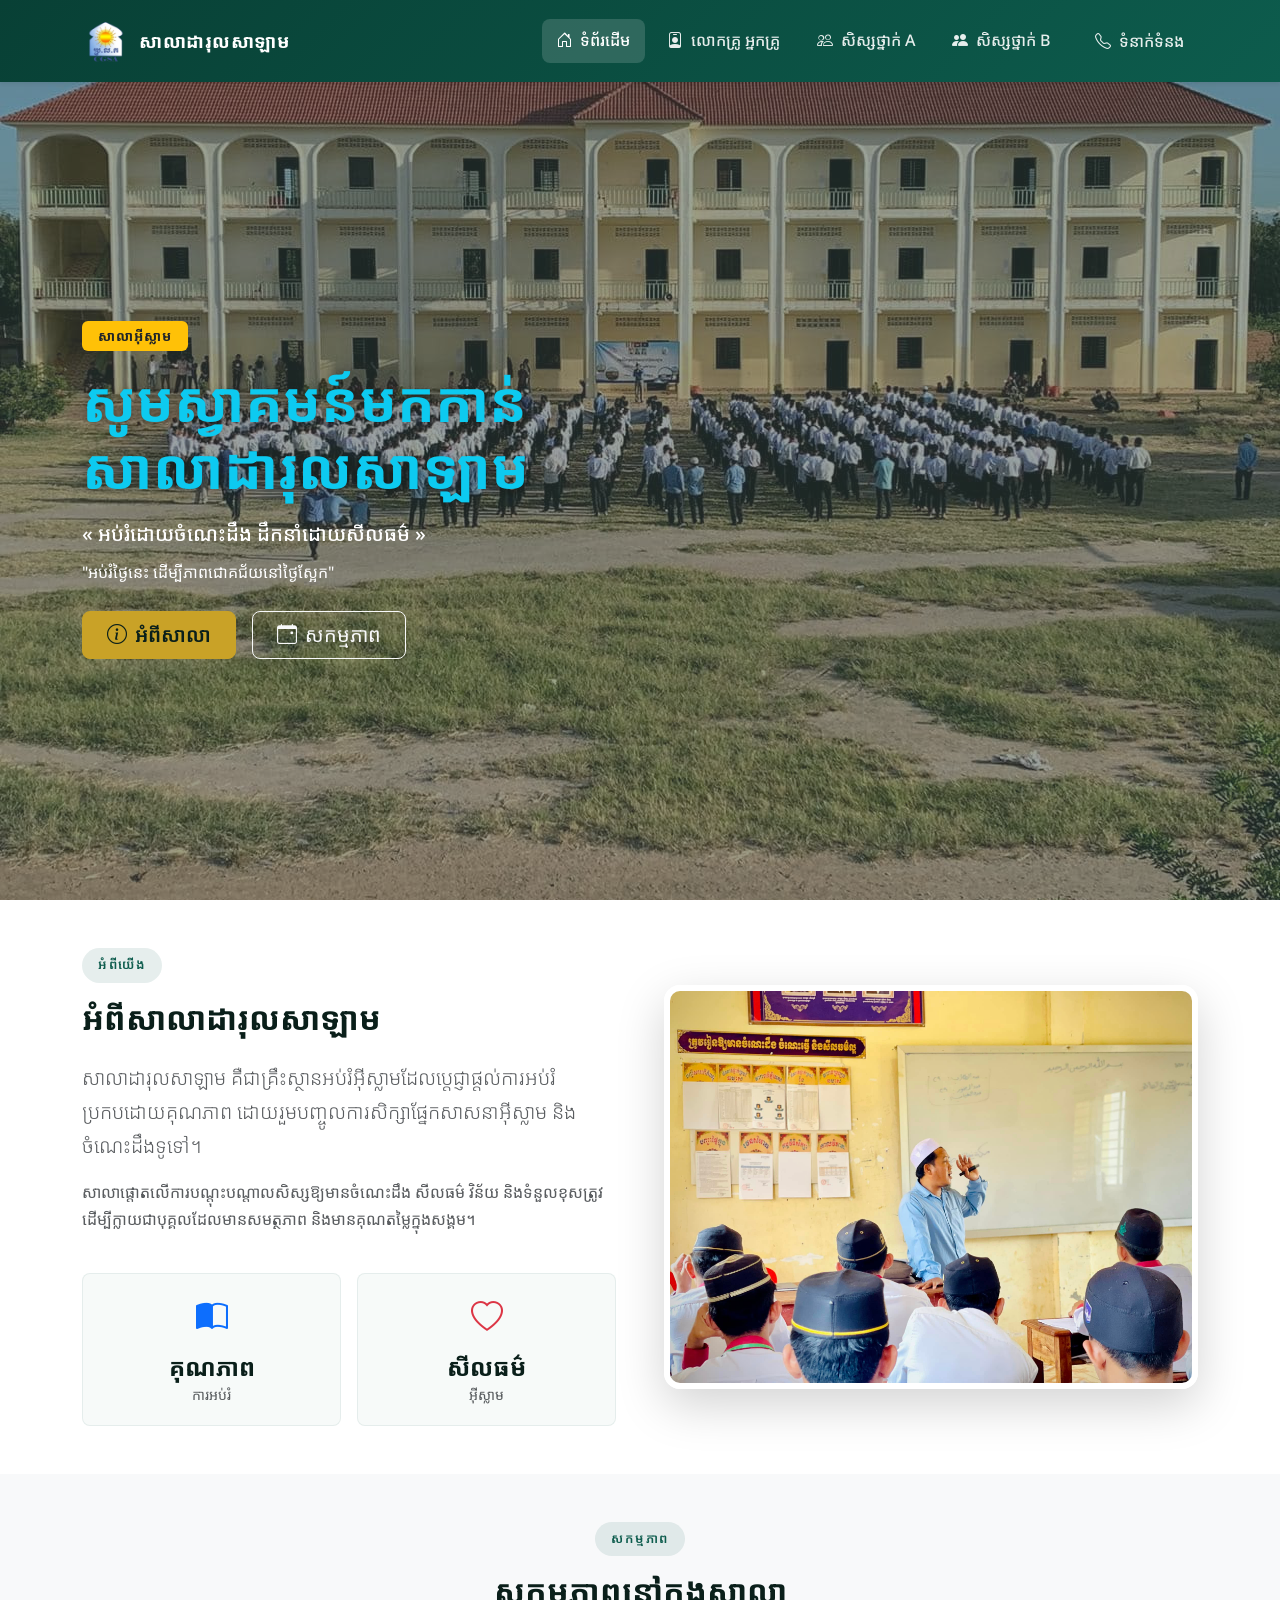
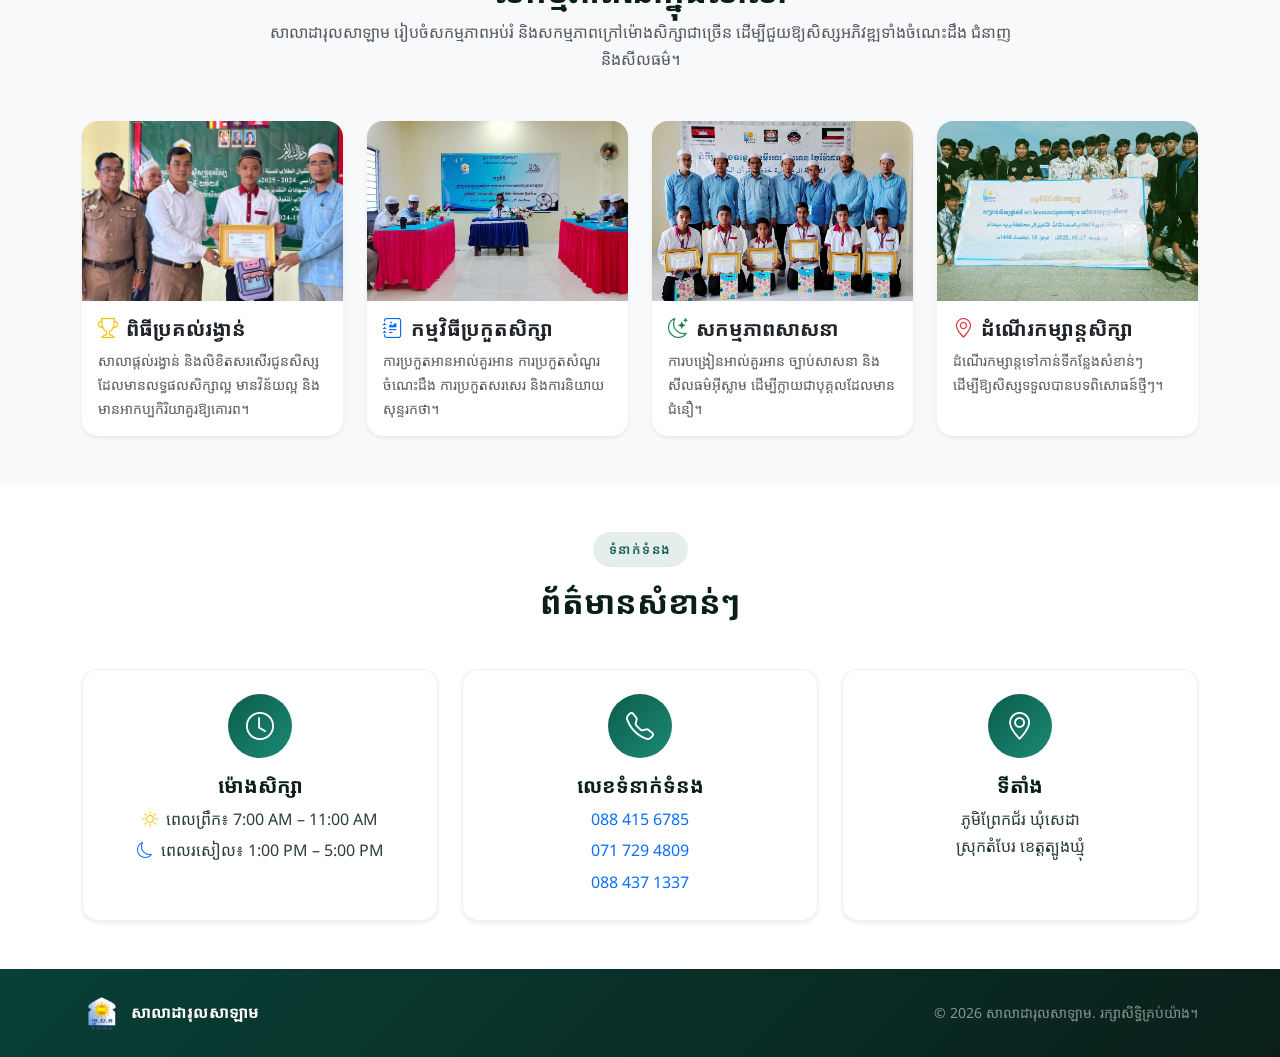
<file: index.html>
<!DOCTYPE html>
<html lang="km">

<head>
  <meta charset="UTF-8">
  <meta name="viewport" content="width=device-width, initial-scale=1.0">
  <title>សាលាដារុលសាឡាម | Darul Salam School</title>
  <meta name="description" content="សាលាដារុលសាឡាម - គ្រឹះស្ថានអប់រំអ៊ីស្លាម ដែលប្តេជ្ញាផ្តល់ការអប់រំប្រកបដោយគុណភាព">

  <!-- Bootstrap 5 CSS -->
  <link href="https://cdn.jsdelivr.net/npm/bootstrap@5.3.3/dist/css/bootstrap.min.css" rel="stylesheet">
  <!-- Bootstrap Icons -->
  <link href="https://cdn.jsdelivr.net/npm/bootstrap-icons@1.11.3/font/bootstrap-icons.min.css" rel="stylesheet">
  <!-- Google Fonts - Noto Sans Khmer -->
  <link
    href="https://fonts.googleapis.com/css2?family=Noto+Sans+Khmer:wght@300;400;500;600;700&family=Poppins:wght@400;500;600;700&display=swap"
    rel="stylesheet">
  <!-- Custom CSS -->
  <link rel="stylesheet" href="css/style.css">
</head>

<body>
  <!-- Navbar -->
  <nav class="navbar navbar-expand-lg navbar-dark fixed-top shadow-sm" id="mainNav">
    <div class="container">
      <a class="navbar-brand d-flex align-items-center gap-2" href="index.html">
        <img src="images/Logo.png" alt="Logo" height="48" class="rounded-circle">
        <span class="fw-bold">សាលាដារុលសាឡាម</span>
      </a>
      <button class="navbar-toggler" type="button" data-bs-toggle="collapse" data-bs-target="#navbarNav">
        <span class="navbar-toggler-icon"></span>
      </button>
      <div class="collapse navbar-collapse" id="navbarNav">
        <ul class="navbar-nav ms-auto align-items-lg-center gap-lg-2">
          <li class="nav-item"><a class="nav-link active" href="index.html"><i class="bi bi-house-door me-1"></i>
              ទំព័រដើម</a></li>
          <li class="nav-item"><a class="nav-link" href="teachers.html"><i class="bi bi-person-badge me-1"></i> លោកគ្រូ
              អ្នកគ្រូ</a></li>
          <li class="nav-item"><a class="nav-link" href="class-a.html"><i class="bi bi-people me-1"></i> សិស្សថ្នាក់
              A</a></li>
          <li class="nav-item"><a class="nav-link" href="class-b.html"><i class="bi bi-people-fill me-1"></i>
              សិស្សថ្នាក់ B</a></li>
          <li class="nav-item"><a class="nav-link btn btn-outline-light btn-sm px-3 ms-lg-2" href="#contact"><i
                class="bi bi-telephone me-1"></i> ទំនាក់ទំនង</a></li>
        </ul>
      </div>
    </div>
  </nav>

  <!-- Hero Section -->
  <header class="hero-section d-flex align-items-center">
    <div class="hero-overlay"></div>
    <div class="container position-relative text-white text-center text-lg-start">
      <div class="row align-items-center">
        <div class="col-lg-8">
          <span class="badge bg-warning text-dark mb-3 px-3 py-2">សាលាអ៊ីស្លាម</span>
          <h1 class="display-4 fw-bold mb-3 text-info">សូមស្វាគមន៍មកកាន់<br>សាលាដារុលសាឡាម</h1>
          <p class="lead mb-2 fw-medium">« អប់រំដោយចំណេះដឹង ដឹកនាំដោយសីលធម៌ »</p>
          <p class="mb-4 opacity-90">"អប់រំថ្ងៃនេះ ដើម្បីភាពជោគជ័យនៅថ្ងៃស្អែក"</p>
          <div class="d-flex flex-wrap gap-3 justify-content-center justify-content-lg-start">
            <a href="#about" class="btn btn-primary btn-lg px-4"><i class="bi bi-info-circle me-2"></i>អំពីសាលា</a>
            <a href="#activities" class="btn btn-outline-light btn-lg px-4"><i
                class="bi bi-calendar-event me-2"></i>សកម្មភាព</a>
          </div>
        </div>
      </div>
    </div>
  </header>

  <!-- About Section -->
  <section id="about" class="py-5">
    <div class="container">
      <div class="row align-items-center g-5">
        <div class="col-lg-6">
          <div class="section-badge mb-3">អំពីយើង</div>
          <h2 class="section-title mb-4">អំពីសាលាដារុលសាឡាម</h2>
          <p class="text-muted lead">
            សាលាដារុលសាឡាម គឺជាគ្រឹះស្ថានអប់រំអ៊ីស្លាមដែលប្តេជ្ញាផ្តល់ការអប់រំប្រកបដោយគុណភាព
            ដោយរួមបញ្ចូលការសិក្សាផ្នែកសាសនាអ៊ីស្លាម និងចំណេះដឹងទូទៅ។
          </p>
          <p class="text-muted">
            សាលាផ្តោតលើការបណ្តុះបណ្តាលសិស្សឱ្យមានចំណេះដឹង សីលធម៌ វិន័យ និងទំនួលខុសត្រូវ
            ដើម្បីក្លាយជាបុគ្គលដែលមានសមត្ថភាព និងមានគុណតម្លៃក្នុងសង្គម។
          </p>
          <div class="row g-3 mt-4">
            <div class="col-6">
              <div class="stat-card text-center p-3 rounded-3">
                <i class="bi bi-book-half fs-2 text-primary"></i>
                <h4 class="mt-2 mb-0 fw-bold">គុណភាព</h4>
                <small class="text-muted">ការអប់រំ</small>
              </div>
            </div>
            <div class="col-6">
              <div class="stat-card text-center p-3 rounded-3">
                <i class="bi bi-heart fs-2 text-danger"></i>
                <h4 class="mt-2 mb-0 fw-bold">សីលធម៌</h4>
                <small class="text-muted">អ៊ីស្លាម</small>
              </div>
            </div>
          </div>
        </div>
        <div class="col-lg-6">
          <div class="about-image-wrapper rounded-4 overflow-hidden shadow-lg">
            <img src="images/study.jpg" alt="សិស្សកំពុងសិក្សា" class="img-fluid w-100">
          </div>
        </div>
      </div>
    </div>
  </section>

  <!-- Activities Section -->
  <section id="activities" class="py-5 bg-light">
    <div class="container">
      <div class="text-center mb-5">
        <div class="section-badge mx-auto mb-3">សកម្មភាព</div>
        <h2 class="section-title">សកម្មភាពនៅក្នុងសាលា</h2>
        <p class="text-muted col-lg-8 mx-auto">
          សាលាដារុលសាឡាម រៀបចំសកម្មភាពអប់រំ និងសកម្មភាពក្រៅម៉ោងសិក្សាជាច្រើន ដើម្បីជួយឱ្យសិស្សអភិវឌ្ឍទាំងចំណេះដឹង ជំនាញ
          និងសីលធម៌។
        </p>
      </div>

      <div class="row g-4">
        <div class="col-md-6 col-lg-3">
          <div class="activity-card card h-100 border-0 shadow-sm">
            <img src="images/good-student.jpg" class="card-img-top" alt="ពិធីប្រគល់រង្វាន់">
            <div class="card-body">
              <h5 class="card-title fw-bold"><i class="bi bi-trophy text-warning me-2"></i>ពិធីប្រគល់រង្វាន់</h5>
              <p class="card-text text-muted small">
                សាលាផ្តល់រង្វាន់ និងលិខិតសរសើរជូនសិស្សដែលមានលទ្ធផលសិក្សាល្អ មានវិន័យល្អ និងមានអាកប្បកិរិយាគួរឱ្យគោរព។
              </p>
            </div>
          </div>
        </div>
        <div class="col-md-6 col-lg-3">
          <div class="activity-card card h-100 border-0 shadow-sm">
            <img src="images/Qurans.jpg" class="card-img-top" alt="កម្មវិធីប្រកួតសិក្សា">
            <div class="card-body">
              <h5 class="card-title fw-bold"><i
                  class="bi bi-journal-richtext text-primary me-2"></i>កម្មវិធីប្រកួតសិក្សា</h5>
              <p class="card-text text-muted small">
                ការប្រកួតអានអាល់គួរអាន ការប្រកួតសំណួរចំណេះដឹង ការប្រកួតសរសេរ និងការនិយាយសុន្ទរកថា។
              </p>
            </div>
          </div>
        </div>
        <div class="col-md-6 col-lg-3">
          <div class="activity-card card h-100 border-0 shadow-sm">
            <img src="images/Quran.jpg" class="card-img-top" alt="សកម្មភាពសាសនា">
            <div class="card-body">
              <h5 class="card-title fw-bold"><i class="bi bi-moon-stars text-success me-2"></i>សកម្មភាពសាសនា</h5>
              <p class="card-text text-muted small">
                ការបង្រៀនអាល់គួរអាន ច្បាប់សាសនា និងសីលធម៌អ៊ីស្លាម ដើម្បីក្លាយជាបុគ្គលដែលមានជំនឿ។
              </p>
            </div>
          </div>
        </div>
        <div class="col-md-6 col-lg-3">
          <div class="activity-card card h-100 border-0 shadow-sm">
            <img src="images/Visite.jpg" class="card-img-top" alt="ដំណើរកម្សាន្តសិក្សា">
            <div class="card-body">
              <h5 class="card-title fw-bold"><i class="bi bi-geo-alt text-danger me-2"></i>ដំណើរកម្សាន្តសិក្សា</h5>
              <p class="card-text text-muted small">
                ដំណើរកម្សាន្តទៅកាន់ទីកន្លែងសំខាន់ៗ ដើម្បីឱ្យសិស្សទទួលបានបទពិសោធន៍ថ្មីៗ។
              </p>
            </div>
          </div>
        </div>
      </div>
    </div>
  </section>

  <!-- Contact / Footer Info -->
  <section id="contact" class="py-5">
    <div class="container">
      <div class="text-center mb-5">
        <div class="section-badge mx-auto mb-3">ទំនាក់ទំនង</div>
        <h2 class="section-title">ព័ត៌មានសំខាន់ៗ</h2>
      </div>
      <div class="row g-4">
        <div class="col-md-4">
          <div class="info-card text-center p-4 h-100 rounded-4 shadow-sm">
            <div class="icon-circle mx-auto mb-3">
              <i class="bi bi-clock fs-3"></i>
            </div>
            <h5 class="fw-bold">ម៉ោងសិក្សា</h5>
            <p class="mb-1"><i class="bi bi-sun text-warning me-1"></i> ពេលព្រឹក៖ 7:00 AM – 11:00 AM</p>
            <p class="mb-0"><i class="bi bi-moon text-primary me-1"></i> ពេលរសៀល៖ 1:00 PM – 5:00 PM</p>
          </div>
        </div>
        <div class="col-md-4">
          <div class="info-card text-center p-4 h-100 rounded-4 shadow-sm">
            <div class="icon-circle mx-auto mb-3">
              <i class="bi bi-telephone fs-3"></i>
            </div>
            <h5 class="fw-bold">លេខទំនាក់ទំនង</h5>
            <p class="mb-1"><a href="tel:0884156785" class="text-decoration-none">088 415 6785</a></p>
            <p class="mb-1"><a href="tel:0717294809" class="text-decoration-none">071 729 4809</a></p>
            <p class="mb-0"><a href="tel:0884371337" class="text-decoration-none">088 437 1337</a></p>
          </div>
        </div>
        <div class="col-md-4">
          <div class="info-card text-center p-4 h-100 rounded-4 shadow-sm">
            <div class="icon-circle mx-auto mb-3">
              <i class="bi bi-geo-alt fs-3"></i>
            </div>
            <h5 class="fw-bold">ទីតាំង</h5>
            <p class="mb-0">ភូមិព្រែកជ័រ ឃុំសេដា<br>ស្រុកតំបែរ ខេត្តត្បូងឃ្មុំ</p>
          </div>
        </div>
      </div>
    </div>
  </section>

  <!-- Footer -->
  <footer class="footer-section py-4">
    <div class="container">
      <div class="row align-items-center">
        <div class="col-md-6 text-center text-md-start mb-3 mb-md-0">
          <div class="d-flex align-items-center justify-content-center justify-content-md-start gap-2">
            <img src="images/Logo.png" alt="Logo" height="40" class="rounded-circle">
            <span class="fw-bold text-white">សាលាដារុលសាឡាម</span>
          </div>
        </div>
        <div class="col-md-6 text-center text-md-end">
          <p class="mb-0 text-white-50 small">&copy; 2026 សាលាដារុលសាឡាម. រក្សាសិទ្ធិគ្រប់យ៉ាង។</p>
        </div>
      </div>
    </div>
  </footer>

  <!-- Back to top -->
  <button id="backToTop" class="btn btn-primary rounded-circle shadow" title="ត្រលប់ទៅលើ">
    <i class="bi bi-arrow-up"></i>
  </button>

  <!-- Bootstrap JS -->
  <script src="https://cdn.jsdelivr.net/npm/bootstrap@5.3.3/dist/js/bootstrap.bundle.min.js"></script>
  <!-- Custom JS -->
  <script src="js/main.js"></script>
</body>

</html>
</file>
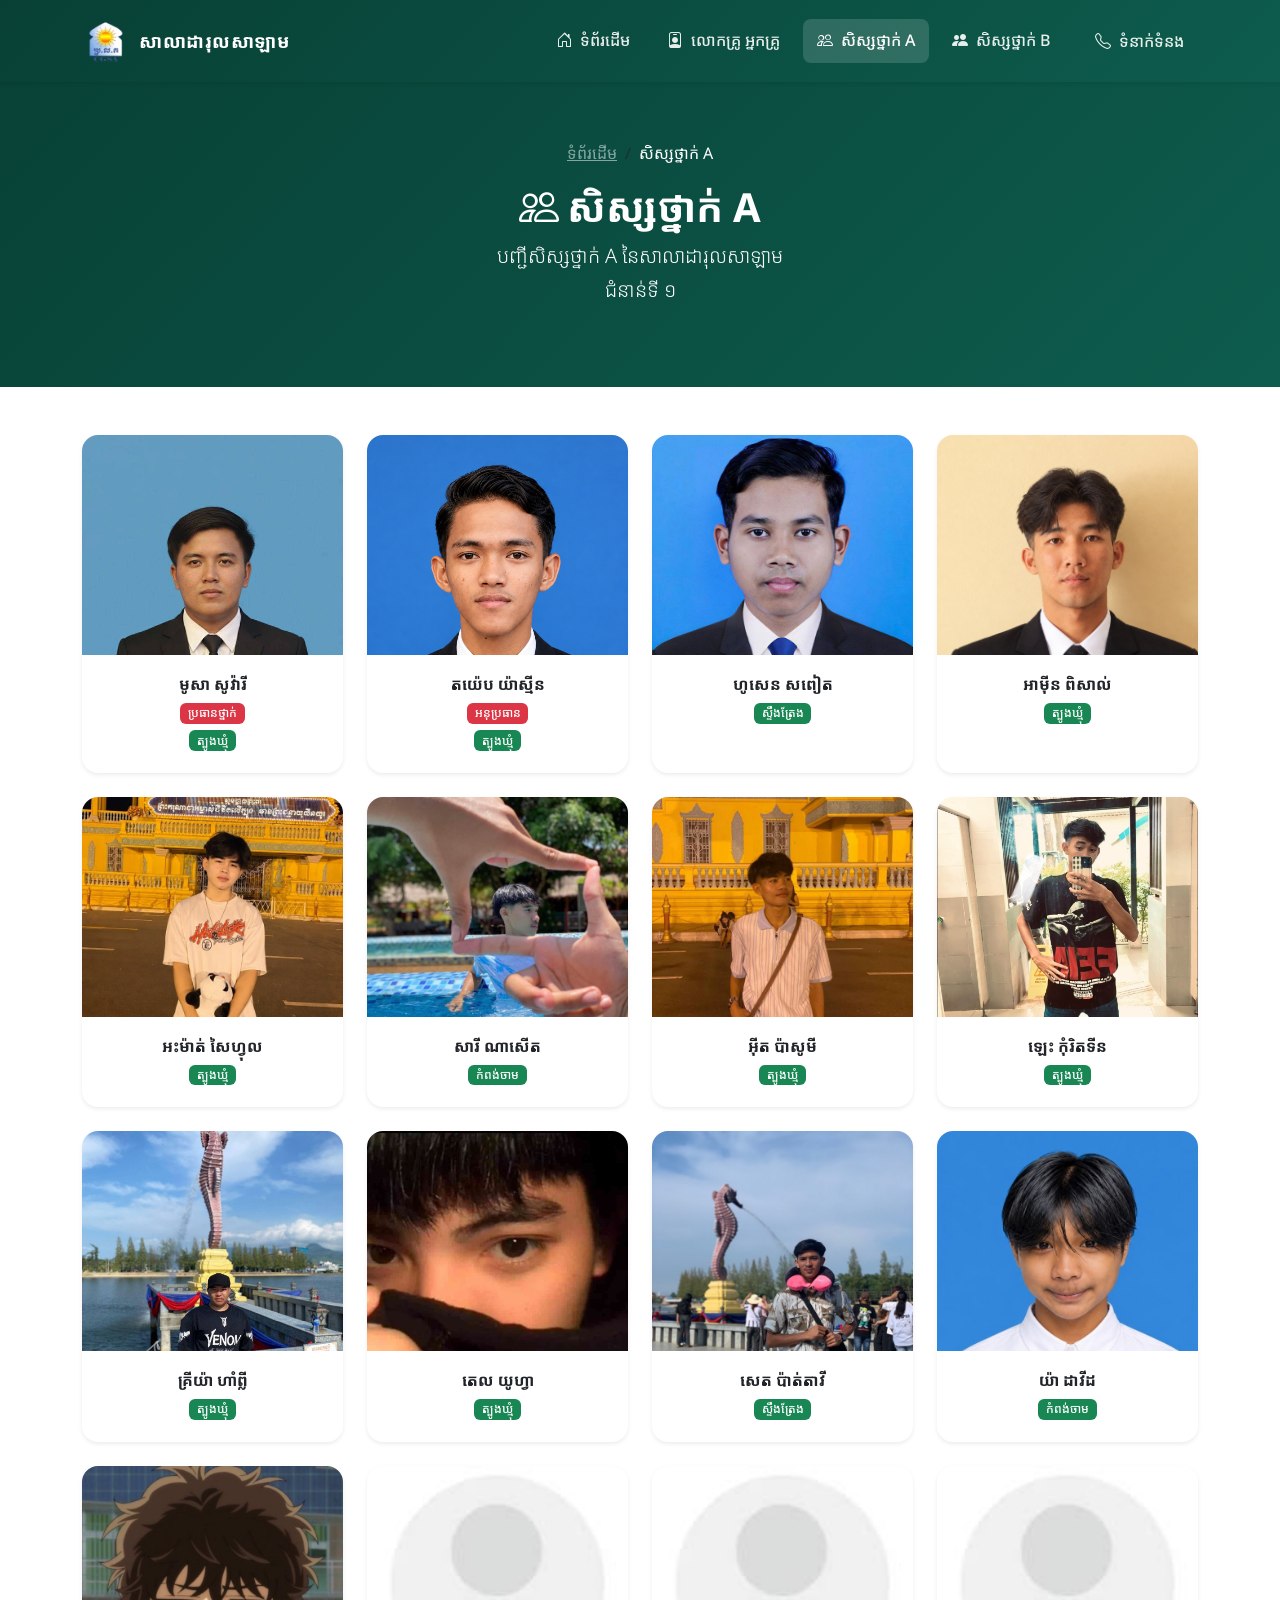
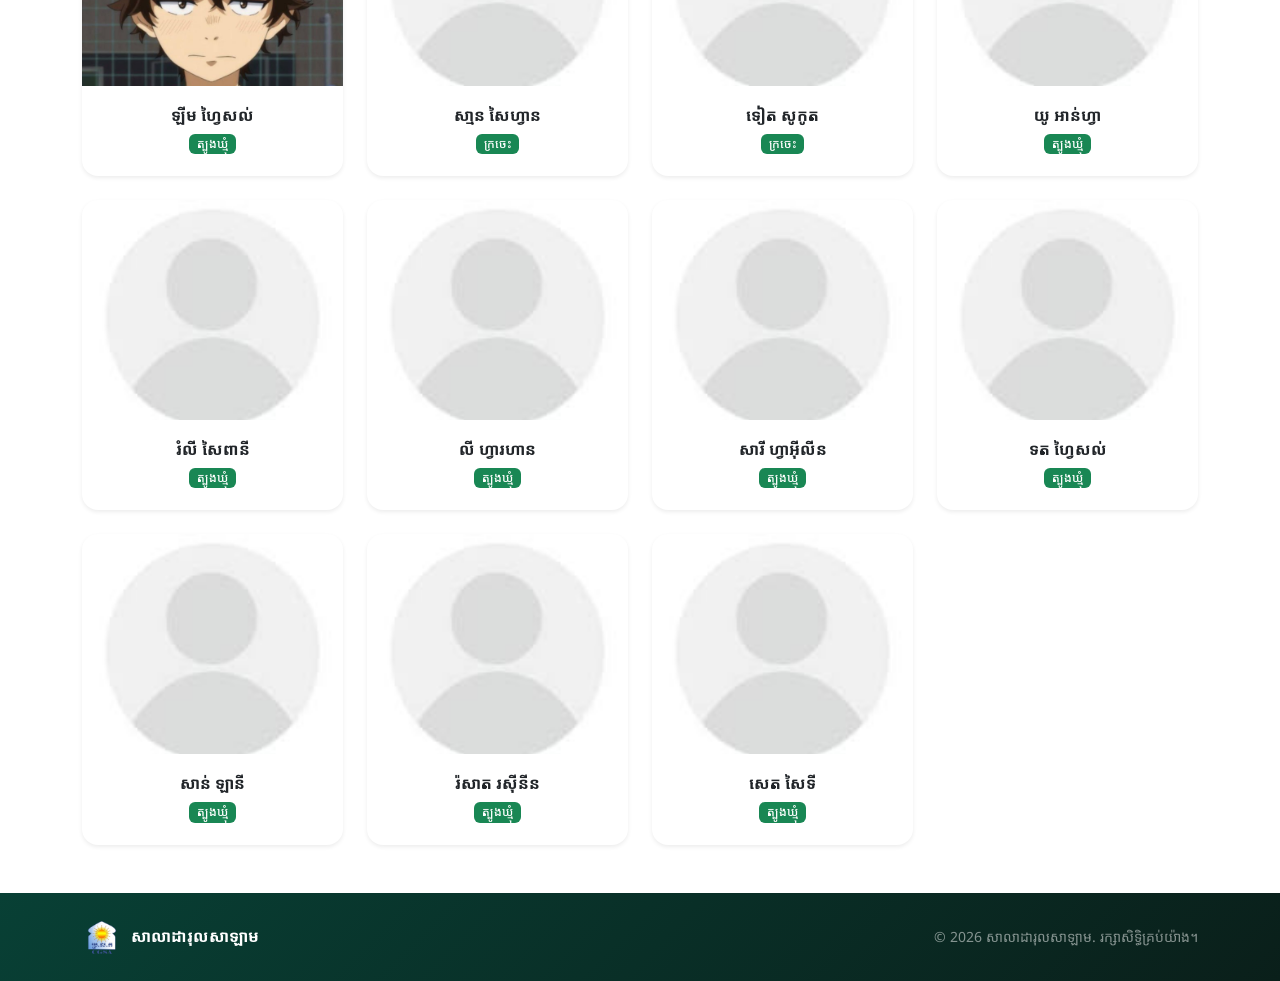
<file: class-a.html>
<!DOCTYPE html>
<html lang="km">

<head>
  <meta charset="UTF-8">
  <meta name="viewport" content="width=device-width, initial-scale=1.0">
  <title>សិស្សថ្នាក់ A | សាលាដារុលសាឡាម</title>
  <link href="https://cdn.jsdelivr.net/npm/bootstrap@5.3.3/dist/css/bootstrap.min.css" rel="stylesheet">
  <link href="https://cdn.jsdelivr.net/npm/bootstrap-icons@1.11.3/font/bootstrap-icons.min.css" rel="stylesheet">
  <link
    href="https://fonts.googleapis.com/css2?family=Noto+Sans+Khmer:wght@300;400;500;600;700&family=Poppins:wght@400;500;600;700&display=swap"
    rel="stylesheet">
  <link rel="stylesheet" href="css/style.css">
</head>

<body>
  <nav class="navbar navbar-expand-lg navbar-dark fixed-top shadow-sm" id="mainNav">
    <div class="container">
      <a class="navbar-brand d-flex align-items-center gap-2" href="index.html">
        <img src="images/Logo.png" alt="Logo" height="48" class="rounded-circle">
        <span class="fw-bold">សាលាដារុលសាឡាម</span>
      </a>
      <button class="navbar-toggler" type="button" data-bs-toggle="collapse" data-bs-target="#navbarNav">
        <span class="navbar-toggler-icon"></span>
      </button>
      <div class="collapse navbar-collapse" id="navbarNav">
        <ul class="navbar-nav ms-auto align-items-lg-center gap-lg-2">
          <li class="nav-item"><a class="nav-link" href="index.html"><i class="bi bi-house-door me-1"></i> ទំព័រដើម</a>
          </li>
          <li class="nav-item"><a class="nav-link" href="teachers.html"><i class="bi bi-person-badge me-1"></i> លោកគ្រូ
              អ្នកគ្រូ</a></li>
          <li class="nav-item"><a class="nav-link active" href="class-a.html"><i class="bi bi-people me-1"></i>
              សិស្សថ្នាក់ A</a></li>
          <li class="nav-item"><a class="nav-link" href="class-b.html"><i class="bi bi-people-fill me-1"></i>
              សិស្សថ្នាក់ B</a></li>
          <li class="nav-item"><a class="nav-link btn btn-outline-light btn-sm px-3 ms-lg-2"
              href="index.html#contact"><i class="bi bi-telephone me-1"></i> ទំនាក់ទំនង</a></li>
        </ul>
      </div>
    </div>
  </nav>

  <header class="page-header">
    <div class="container">
      <nav aria-label="breadcrumb">
        <ol class="breadcrumb justify-content-center mb-3">
          <li class="breadcrumb-item"><a href="index.html" class="text-white-50">ទំព័រដើម</a></li>
          <li class="breadcrumb-item active text-white" aria-current="page">សិស្សថ្នាក់ A</li>
        </ol>
      </nav>
      <h1 class="fw-bold"><i class="bi bi-people me-2"></i>សិស្សថ្នាក់ A</h1>
      <p class="lead opacity-90 mb-0">បញ្ជីសិស្សថ្នាក់ A នៃសាលាដារុលសាឡាម</p>
      <p class="lead opacity-90 mb-0">ជំនាន់ទី ១</p>
    </div>
  </header>

  <section class="py-5">
    <div class="container">
      <div class="row g-4">

        <!-- Mazer -->
        <div class="col-6 col-md-4 col-lg-3">
          <div class="person-card card shadow-sm h-100">
            <img src="./images/suvary.jpg" class="card-img-top" alt="Sovary">
            <div class="card-body">
              <h5 class="card-title">មូសា សូវ៉ារី</h5>
              <span class="badge bg-danger">ប្រធានថ្នាក់</span>​ <br> <span class="badge bg-success">ត្បូងឃ្មុំ</span>
            </div>
          </div>
        </div>

        <!-- Yasmin -->

        <div class="col-6 col-md-4 col-lg-3">
          <div class="person-card card shadow-sm h-100">
            <img src="./images/yasmin.png" class="card-img-top" alt="Goosaly">
            <div class="card-body">
              <h5 class="card-title">តយ៉េប​ យ៉ាស្មីន</h5>
              <span class="badge bg-danger">អនុប្រធាន</span> <br> <span class="badge bg-success">ត្បូងឃ្មុំ</span>
            </div>
          </div>
        </div>

        <!-- Sopeat -->

        <div class="col-6 col-md-4 col-lg-3">
          <div class="person-card card shadow-sm h-100">
            <img src="images/Sopeat.jpg" class="card-img-top" alt="Naseat">
            <div class="card-body">
              <h5 class="card-title">ហូសេន សពៀត</h5>
              <span class="badge bg-success">ស្ទឹងត្រែង</span>
            </div>
          </div>
        </div>

        <!-- Pisal -->

        <div class="col-6 col-md-4 col-lg-3">
          <div class="person-card card shadow-sm h-100">
            <img src="images/Pisal.png" class="card-img-top" alt="Pisal">
            <div class="card-body">
              <h5 class="card-title">អាមុីន​ ពិសាល់</h5>
              <span class="badge bg-success">ត្បូងឃ្មុំ</span>
            </div>
          </div>
        </div>

        <!-- Saifulloh -->

        <div class="col-6 col-md-4 col-lg-3">
          <div class="person-card card shadow-sm h-100">
            <img src="images/Saifulloh.jpg" class="card-img-top" alt="Hosrafa">
            <div class="card-body">
              <h5 class="card-title">អះម៉ាត់ សៃហ្វុល</h5>
              <span class="badge bg-success">ត្បូងឃ្មុំ</span>
            </div>
          </div>
        </div>

        <!-- Nazer Sary -->

        <div class="col-6 col-md-4 col-lg-3">
          <div class="person-card card shadow-sm h-100">
            <img src="images/Nazer Sary.jpg" class="card-img-top" alt="Nazer Sary">
            <div class="card-body">
              <h5 class="card-title">សារី ណាសើត</h5>
              <span class="badge bg-success">កំពង់ចាម</span>
            </div>
          </div>
        </div>

        <!-- Pasomi -->

        <div class="col-6 col-md-4 col-lg-3">
          <div class="person-card card shadow-sm h-100">
            <img src="images/Pasomi.jpg" class="card-img-top" alt="Pasomi">
            <div class="card-body">
              <h5 class="card-title">អុីត ប៉ាសូមី</h5>
              <span class="badge bg-success">ត្បូងឃ្មុំ</span>
            </div>
          </div>
        </div>

        <!-- Korittin -->

        <div class="col-6 col-md-4 col-lg-3">
          <div class="person-card card shadow-sm h-100">
            <img src="images/korittin.jpg" class="card-img-top" alt="Ropiein">
            <div class="card-body">
              <h5 class="card-title">ឡេះ កុំរិតទីន</h5>
              <span class="badge bg-success">ត្បូងឃ្មុំ</span>
            </div>
          </div>
        </div>

        <!-- Hamply -->

        <div class="col-6 col-md-4 col-lg-3">
          <div class="person-card card shadow-sm h-100">
            <img src="images/hamply.jpg" class="card-img-top" alt="Sa Salim">
            <div class="card-body">
              <h5 class="card-title">គ្រីយ៉ា ហាំព្លី</h5>
              <span class="badge bg-success">ត្បូងឃ្មុំ</span>
            </div>
          </div>
        </div>

        <!-- Yofa -->

        <div class="col-6 col-md-4 col-lg-3">
          <div class="person-card card shadow-sm h-100">
            <img src="images/Yofa.jpg" class="card-img-top" alt="Safei">
            <div class="card-body">
              <h5 class="card-title">តេល យូហ្វា</h5>
              <span class="badge bg-success">ត្បូងឃ្មុំ</span>
            </div>
          </div>
        </div>

        <!-- Patvey Roset -->

        <div class="col-6 col-md-4 col-lg-3">
          <div class="person-card card shadow-sm h-100">
            <img src="images/Patvey Roset.jpg" class="card-img-top" alt="Samrin">
            <div class="card-body">
              <h5 class="card-title">សេត ប៉ាត់តាវី</h5>
              <span class="badge bg-success">ស្ទឹងត្រែង</span>
            </div>
          </div>
        </div>

        <!-- Student Ya David -->

        <div class="col-6 col-md-4 col-lg-3">
          <div class="person-card card shadow-sm h-100">
            <img src="./images/david.png" class="card-img-top" alt="Solat">
            <div class="card-body">
              <h5 class="card-title">យ៉ា ដាវីដ</h5>
              <span class="badge bg-success">កំពង់ចាម</span>
            </div>
          </div>
        </div>

        <!-- Faisol Halim -->

        <div class="col-6 col-md-4 col-lg-3">
          <div class="person-card card shadow-sm h-100">
            <img src="images/Faisol Halim.jpg" class="card-img-top" alt="Solat">
            <div class="card-body">
              <h5 class="card-title">ឡីម ហ្វៃសល់</h5>
              <span class="badge bg-success">ត្បូងឃ្មុំ</span>
            </div>
          </div>
        </div>

        <!-- Faisol Halim -->

        <div class="col-6 col-md-4 col-lg-3">
          <div class="person-card card shadow-sm h-100">
            <img src="./images/No.png" class="card-img-top" alt="Solat">
            <div class="card-body">
              <h5 class="card-title">សា្មន សៃហ្វាន</h5>
              <span class="badge bg-success">ក្រចេះ</span>
            </div>
          </div>
        </div>

        <!-- Faisol Halim -->

        <div class="col-6 col-md-4 col-lg-3">
          <div class="person-card card shadow-sm h-100">
            <img src="images/No.png" class="card-img-top" alt="Solat">
            <div class="card-body">
              <h5 class="card-title">ទៀត សូកូត</h5>
              <span class="badge bg-success">ក្រចេះ</span>
            </div>
          </div>
        </div>

        <!-- Faisol Halim -->

        <div class="col-6 col-md-4 col-lg-3">
          <div class="person-card card shadow-sm h-100">
            <img src="images/No.png" class="card-img-top" alt="Solat">
            <div class="card-body">
              <h5 class="card-title">យូ អាន់ហ្វា</h5>
              <span class="badge bg-success">ត្បូងឃ្មុំ</span>
            </div>
          </div>
        </div>

        <!-- Faisol Halim -->

        <div class="col-6 col-md-4 col-lg-3">
          <div class="person-card card shadow-sm h-100">
            <img src="images/No.png" class="card-img-top" alt="Solat">
            <div class="card-body">
              <h5 class="card-title">រំលី សៃពានី</h5>
              <span class="badge bg-success">ត្បូងឃ្មុំ</span>
            </div>
          </div>
        </div>

        <!-- Faisol Halim -->

        <div class="col-6 col-md-4 col-lg-3">
          <div class="person-card card shadow-sm h-100">
            <img src="images/No.png" class="card-img-top" alt="Solat">
            <div class="card-body">
              <h5 class="card-title">លី ហ្វារហាន</h5>
              <span class="badge bg-success">ត្បូងឃ្មុំ</span>
            </div>
          </div>
        </div>
        <!-- Faisol Halim -->

        <div class="col-6 col-md-4 col-lg-3">
          <div class="person-card card shadow-sm h-100">
            <img src="images/No.png" class="card-img-top" alt="Solat">
            <div class="card-body">
              <h5 class="card-title"> សារី ហ្វាអុីលីន</h5>
              <span class="badge bg-success">ត្បូងឃ្មុំ</span>
            </div>
          </div>
        </div>
        <!-- Faisol Halim -->

        <div class="col-6 col-md-4 col-lg-3">
          <div class="person-card card shadow-sm h-100">
            <img src="images/No.png" class="card-img-top" alt="Solat">
            <div class="card-body">
              <h5 class="card-title">ទត ហ្វៃសល់</h5>
              <span class="badge bg-success">ត្បូងឃ្មុំ</span>
            </div>
          </div>
        </div>
        <!-- Faisol Halim -->

        <div class="col-6 col-md-4 col-lg-3">
          <div class="person-card card shadow-sm h-100">
            <img src="images/No.png" class="card-img-top" alt="Solat">
            <div class="card-body">
              <h5 class="card-title">សាន់ ឡានី</h5>
              <span class="badge bg-success">ត្បូងឃ្មុំ</span>
            </div>
          </div>
        </div>
        <!-- Faisol Halim -->

        <div class="col-6 col-md-4 col-lg-3">
          <div class="person-card card shadow-sm h-100">
            <img src="images/No.png" class="card-img-top" alt="Solat">
            <div class="card-body">
              <h5 class="card-title">រ៉សាត រសុីនីន</h5>
              <span class="badge bg-success">ត្បូងឃ្មុំ</span>
            </div>
          </div>
        </div>

        <!-- Student 44 -->
        <div class="col-6 col-md-4 col-lg-3">
          <div class="person-card card shadow-sm h-100">
            <img src="images/No.png" class="card-img-top" alt="សេត សៃទី">
            <div class="card-body">
              <h5 class="card-title">សេត សៃទី</h5>
              <span class="badge bg-success">ត្បូងឃ្មុំ</span>
            </div>
          </div>
        </div>
      </div>
    </div>
  </section>

  <footer class="footer-section py-4">
    <div class="container">
      <div class="row align-items-center">
        <div class="col-md-6 text-center text-md-start mb-3 mb-md-0">
          <div class="d-flex align-items-center justify-content-center justify-content-md-start gap-2">
            <img src="images/Logo.png" alt="Logo" height="40" class="rounded-circle">
            <span class="fw-bold text-white">សាលាដារុលសាឡាម</span>
          </div>
        </div>
        <div class="col-md-6 text-center text-md-end">
          <p class="mb-0 text-white-50 small">&copy; 2026 សាលាដារុលសាឡាម. រក្សាសិទ្ធិគ្រប់យ៉ាង។</p>
        </div>
      </div>
  </footer>
  <script src="https://cdn.jsdelivr.net/npm/bootstrap@5.3.3/dist/js/bootstrap.bundle.min.js"></script>
  <script src="js/main.js"></script>
</body>

</html>
</file>
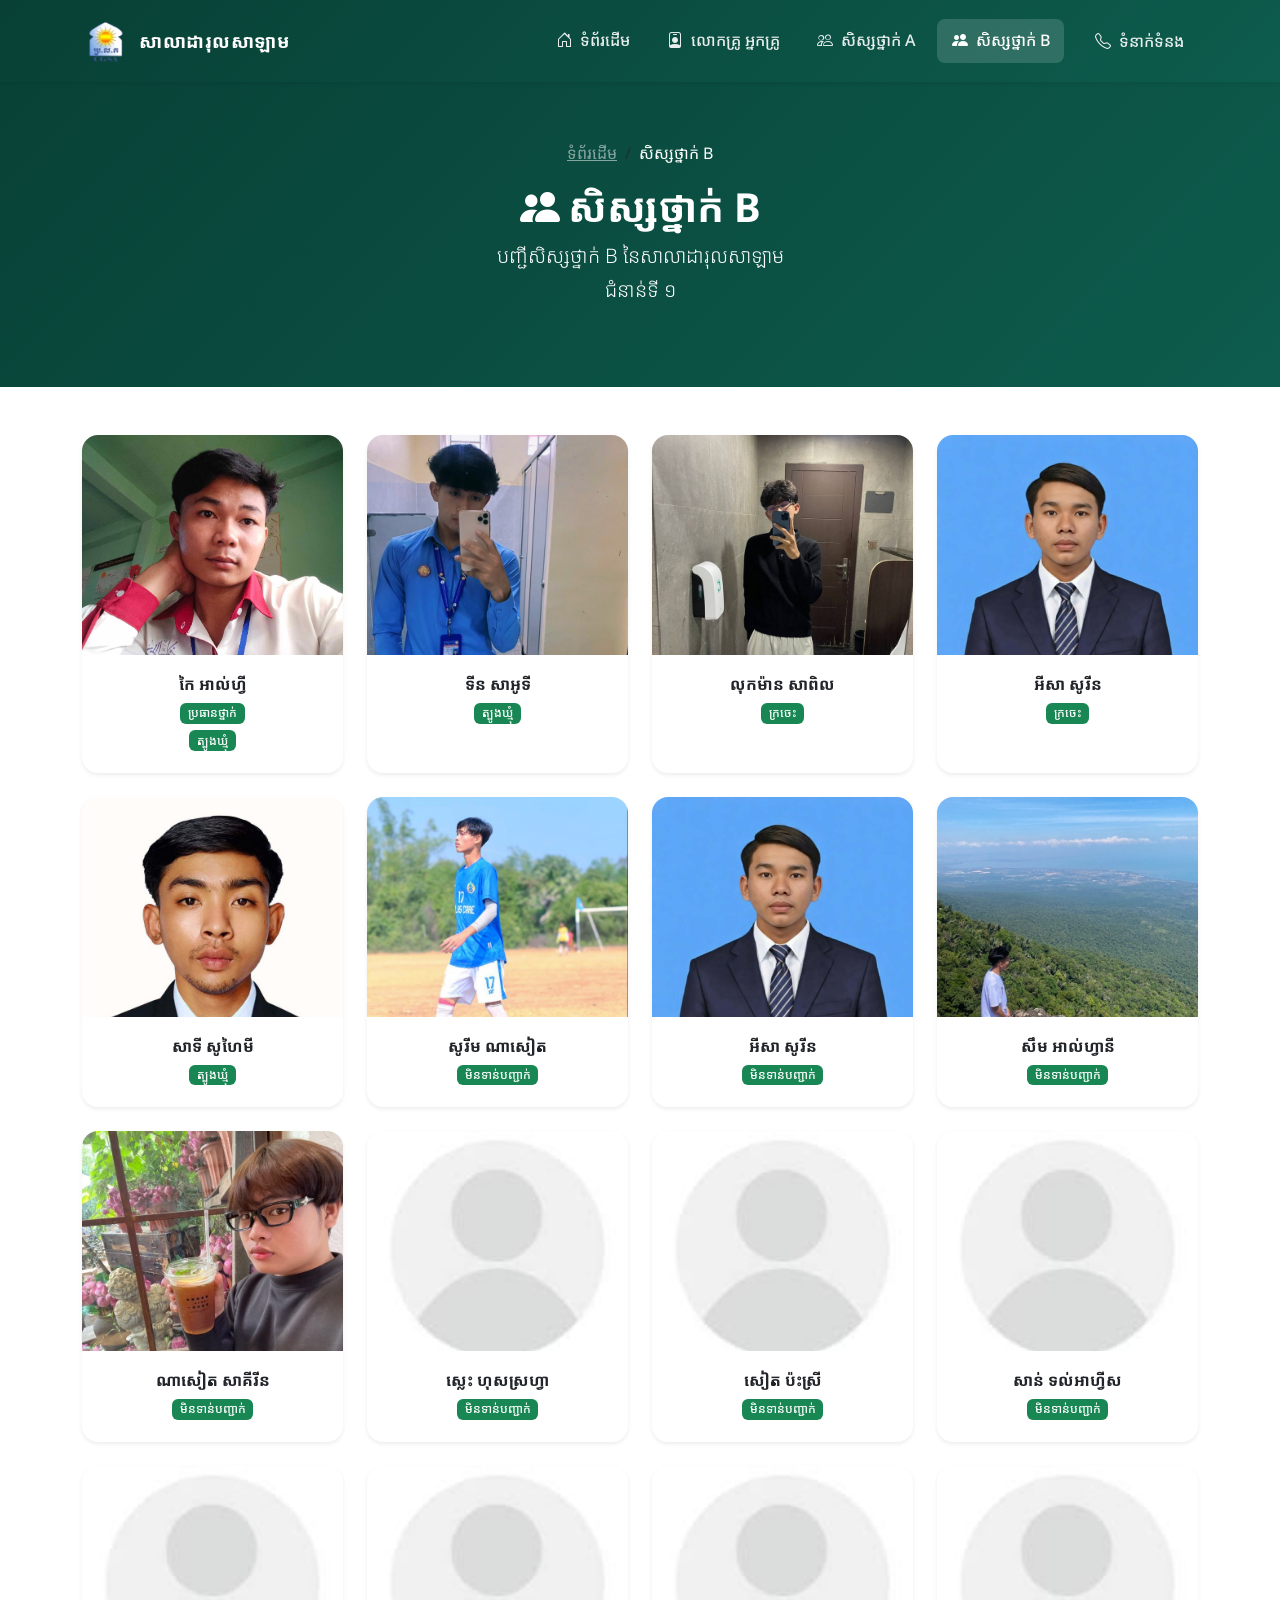
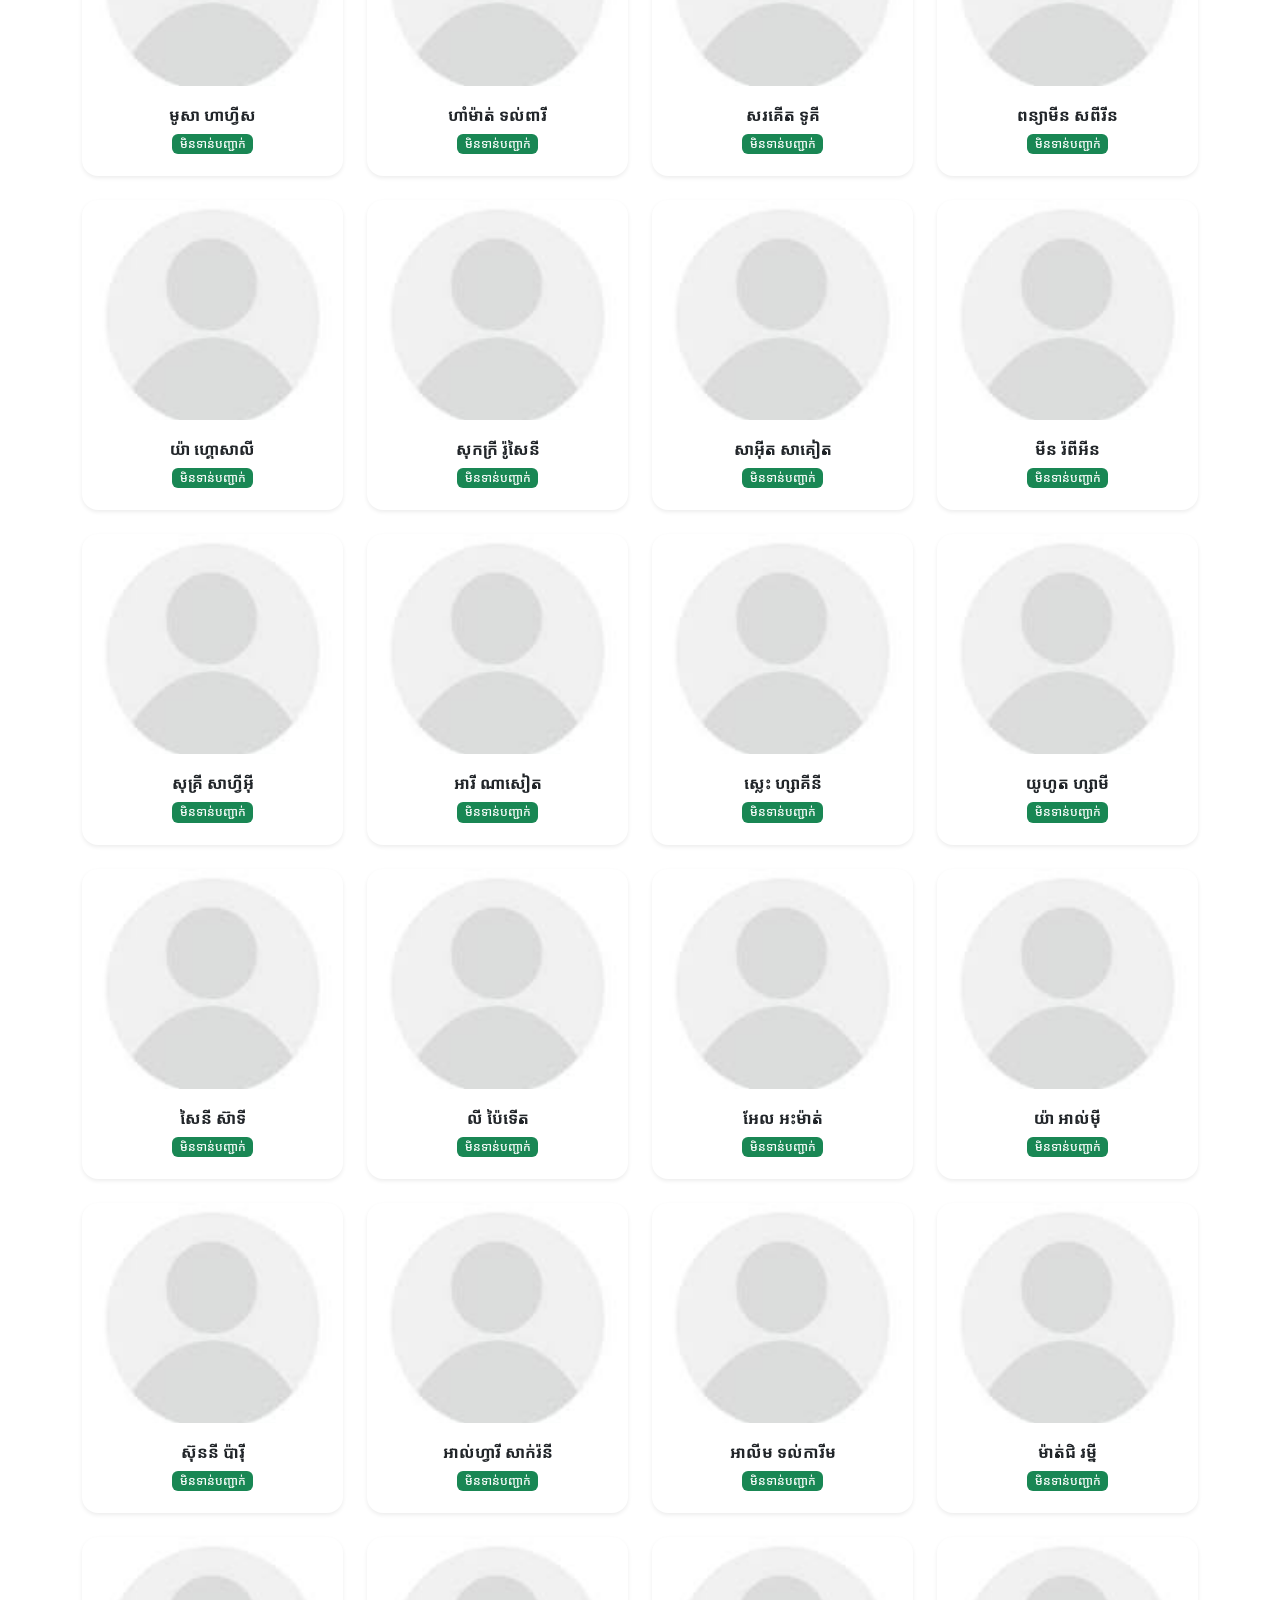
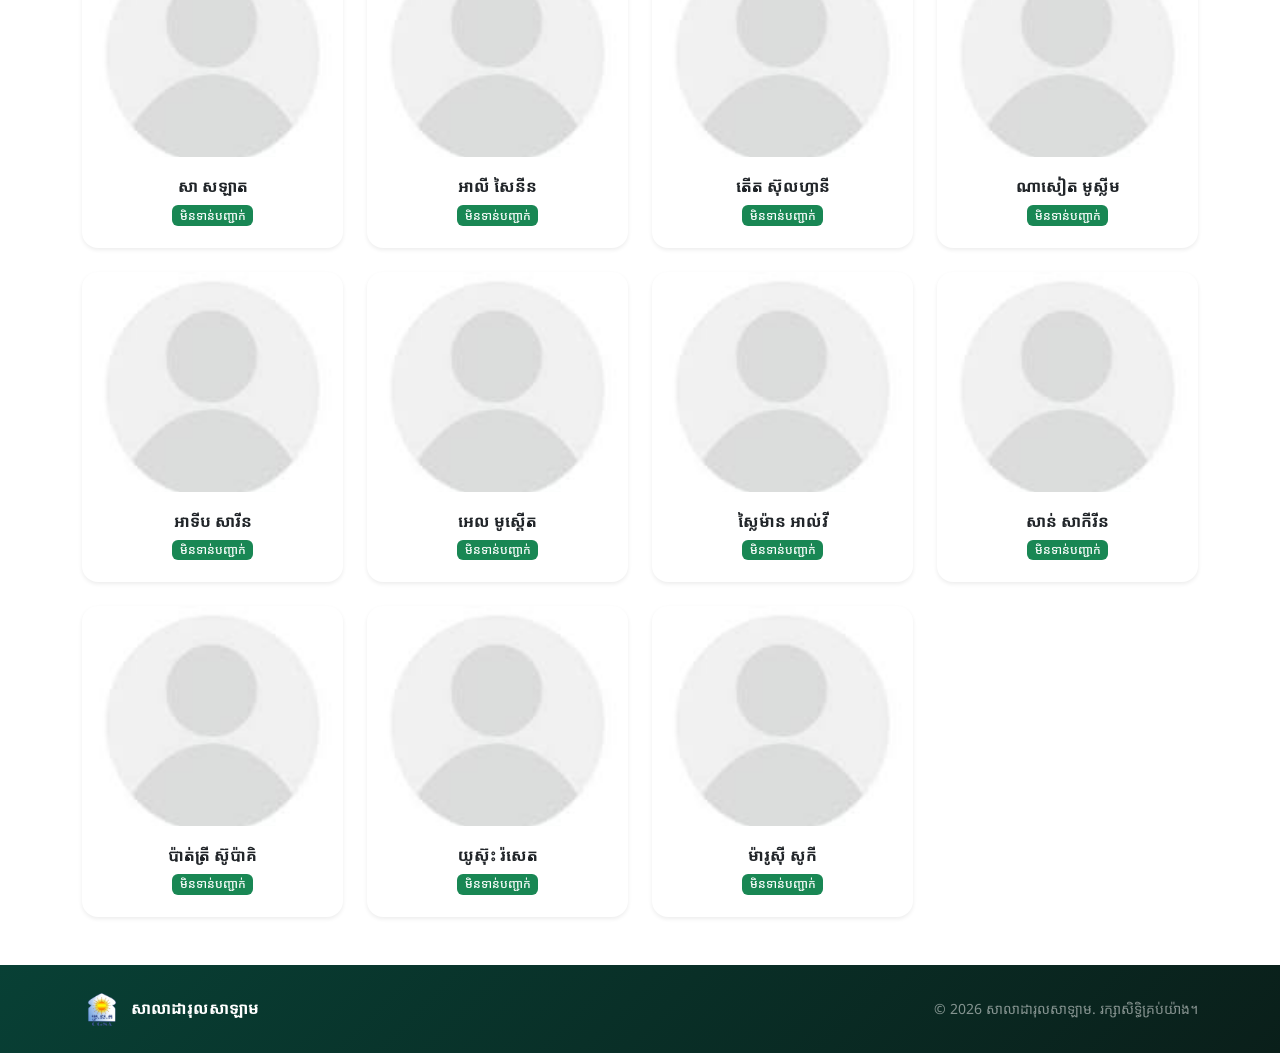
<file: class-b.html>
<!DOCTYPE html>
<html lang="km">

<head>
  <meta charset="UTF-8">
  <meta name="viewport" content="width=device-width, initial-scale=1.0">
  <title>សិស្សថ្នាក់ B | សាលាដារុលសាឡាម</title>
  <link href="https://cdn.jsdelivr.net/npm/bootstrap@5.3.3/dist/css/bootstrap.min.css" rel="stylesheet">
  <link href="https://cdn.jsdelivr.net/npm/bootstrap-icons@1.11.3/font/bootstrap-icons.min.css" rel="stylesheet">
  <link
    href="https://fonts.googleapis.com/css2?family=Noto+Sans+Khmer:wght@300;400;500;600;700&family=Poppins:wght@400;500;600;700&display=swap"
    rel="stylesheet">
  <link rel="stylesheet" href="css/style.css">
</head>

<body>
  <nav class="navbar navbar-expand-lg navbar-dark fixed-top shadow-sm" id="mainNav">
    <div class="container">
      <a class="navbar-brand d-flex align-items-center gap-2" href="index.html">
        <img src="images/Logo.png" alt="Logo" height="48" class="rounded-circle">
        <span class="fw-bold">សាលាដារុលសាឡាម</span>
      </a>
      <button class="navbar-toggler" type="button" data-bs-toggle="collapse" data-bs-target="#navbarNav">
        <span class="navbar-toggler-icon"></span>
      </button>
      <div class="collapse navbar-collapse" id="navbarNav">
        <ul class="navbar-nav ms-auto align-items-lg-center gap-lg-2">
          <li class="nav-item"><a class="nav-link" href="index.html"><i class="bi bi-house-door me-1"></i> ទំព័រដើម</a>
          </li>
          <li class="nav-item"><a class="nav-link" href="teachers.html"><i class="bi bi-person-badge me-1"></i> លោកគ្រូ
              អ្នកគ្រូ</a></li>
          <li class="nav-item"><a class="nav-link" href="class-a.html"><i class="bi bi-people me-1"></i> សិស្សថ្នាក់
              A</a></li>
          <li class="nav-item"><a class="nav-link active" href="class-b.html"><i class="bi bi-people-fill me-1"></i>
              សិស្សថ្នាក់ B</a></li>
          <li class="nav-item"><a class="nav-link btn btn-outline-light btn-sm px-3 ms-lg-2"
              href="index.html#contact"><i class="bi bi-telephone me-1"></i> ទំនាក់ទំនង</a></li>
        </ul>
      </div>
    </div>
  </nav>

  <header class="page-header">
    <div class="container">
      <nav aria-label="breadcrumb">
        <ol class="breadcrumb justify-content-center mb-3">
          <li class="breadcrumb-item"><a href="index.html" class="text-white-50">ទំព័រដើម</a></li>
          <li class="breadcrumb-item active text-white" aria-current="page">សិស្សថ្នាក់ B</li>
        </ol>
      </nav>
      <h1 class="fw-bold"><i class="bi bi-people-fill me-2"></i>សិស្សថ្នាក់ B</h1>
      <p class="lead opacity-90 mb-0">បញ្ជីសិស្សថ្នាក់ B នៃសាលាដារុលសាឡាម</p>
      <p class="lead opacity-90 mb-0">ជំនាន់ទី ១</p>
    </div>
  </header>

  <section class="py-5">
    <div class="container">
      <div class="row g-4">

        <!-- Mazer -->

        <div class="col-6 col-md-4 col-lg-3">
          <div class="person-card card shadow-sm h-100">
            <img src="./images/Alfy.jpg" class="card-img-top" alt="កៃ អាល់ហ្វី">
            <div class="card-body">
              <h5 class="card-title">កៃ អាល់ហ្វី</h5>
              <span class="badge bg-success">ប្រធានថ្នាក់</span>​ <br> <span class="badge bg-success">ត្បូងឃ្មុំ</span>
            </div>
          </div>
        </div>

        <!-- Saotey -->

        <div class="col-6 col-md-4 col-lg-3">
          <div class="person-card card shadow-sm h-100">
            <img src="./images/Saotey.jpg" class="card-img-top" alt="ទីន សាអូទី">
            <div class="card-body">
              <h5 class="card-title">ទីន​ សាអូទី</h5>
              <span class="badge bg-success">ត្បូងឃ្មុំ</span>
            </div>
          </div>
        </div>

        <!-- Sapil -->

        <div class="col-6 col-md-4 col-lg-3">
          <div class="person-card card shadow-sm h-100">
            <img src="./images/Sapil.jpg" class="card-img-top" alt="លុកម៉ាន សាពិល">
            <div class="card-body">
              <h5 class="card-title">លុកម៉ាន​ សាពិល</h5>
              <span class="badge bg-success">ក្រចេះ</span>
            </div>
          </div>
        </div>

        <!-- Sorin Esa -->

        <div class="col-6 col-md-4 col-lg-3">
          <div class="person-card card shadow-sm h-100">
            <img src="./images/Sorin Eisa.jpg" class="card-img-top" alt="អីសា សូរីន">
            <div class="card-body">
              <h5 class="card-title">អីសា សូរីន</h5>
              <span class="badge bg-success">ក្រចេះ</span>
            </div>
          </div>
        </div>

        <!-- Suhaimi -->

        <div class="col-6 col-md-4 col-lg-3">
          <div class="person-card card shadow-sm h-100">
            <img src="./images/Suhaimi.jpg" class="card-img-top" alt="សាទី សូហៃមី">
            <div class="card-body">
              <h5 class="card-title">សាទី​ សូហៃមី</h5>
              <span class="badge bg-success">ត្បូងឃ្មុំ</span>
            </div>
          </div>
        </div>

        <div class="col-6 col-md-4 col-lg-3">
          <div class="person-card card shadow-sm h-100">
            <img src="images/Sorim Naseat.jpg" class="card-img-top" alt="សូរីម ណាសៀត">
            <div class="card-body">
              <h5 class="card-title">សូរីម ណាសៀត</h5>
              <span class="badge bg-success">មិនទាន់បញ្ជាក់</span>
            </div>
          </div>
        </div>

        <div class="col-6 col-md-4 col-lg-3">
          <div class="person-card card shadow-sm h-100">
            <img src="images/Sorin Eisa.jpg" class="card-img-top" alt="អីសា សូរីន">
            <div class="card-body">
              <h5 class="card-title">អីសា សូរីន</h5>
              <span class="badge bg-success">មិនទាន់បញ្ជាក់</span>
            </div>
          </div>
        </div>

        <div class="col-6 col-md-4 col-lg-3">
          <div class="person-card card shadow-sm h-100">
            <img src="images/fany.jpg" class="card-img-top" alt="ហ្វានី">
            <div class="card-body">
              <h5 class="card-title">សឹម​ អាល់ហ្វានី</h5>
              <span class="badge bg-success">មិនទាន់បញ្ជាក់</span>
            </div>
          </div>
        </div>

        <div class="col-6 col-md-4 col-lg-3">
          <div class="person-card card shadow-sm h-100">
            <img src="images/sakiren.jpg" class="card-img-top" alt="សាគីរ៉ែន">
            <div class="card-body">
              <h5 class="card-title">ណាសៀត សាគីរីន</h5>
              <span class="badge bg-success">មិនទាន់បញ្ជាក់</span>
            </div>
          </div>
        </div>

        <!-- Student 1 -->
        <div class="col-6 col-md-4 col-lg-3">
          <div class="person-card card shadow-sm h-100">
            <img src="images/No.png" class="card-img-top" alt="ស្លេះ ហ៊ីសស្រហ្វា">
            <div class="card-body">
              <h5 class="card-title">ស្លេះ ហុសស្រហ្វា</h5>
              <span class="badge bg-success">មិនទាន់បញ្ជាក់</span>
            </div>
          </div>
        </div>
        <!-- Student 3 -->
        <div class="col-6 col-md-4 col-lg-3">
          <div class="person-card card shadow-sm h-100">
            <img src="images/No.png" class="card-img-top" alt="សៀត ប៉ះស្រី">
            <div class="card-body">
              <h5 class="card-title">សៀត ប៉ះស្រី</h5>
              <span class="badge bg-success">មិនទាន់បញ្ជាក់</span>
            </div>
          </div>
        </div>

        <!-- Student 4 -->
        <div class="col-6 col-md-4 col-lg-3">
          <div class="person-card card shadow-sm h-100">
            <img src="images/No.png" class="card-img-top" alt="សាន់ ទល់អាហ្វីស">
            <div class="card-body">
              <h5 class="card-title">សាន់ ទល់អាហ្វីស</h5>
              <span class="badge bg-success">មិនទាន់បញ្ជាក់</span>
            </div>
          </div>
        </div>

        <!-- Student 5 -->
        <div class="col-6 col-md-4 col-lg-3">
          <div class="person-card card shadow-sm h-100">
            <img src="images/No.png" class="card-img-top" alt="មូសា ហាហ្វីស">
            <div class="card-body">
              <h5 class="card-title">មូសា ហាហ្វីស</h5>
              <span class="badge bg-success">មិនទាន់បញ្ជាក់</span>
            </div>
          </div>
        </div>

        <!-- Student 6 -->
        <div class="col-6 col-md-4 col-lg-3">
          <div class="person-card card shadow-sm h-100">
            <img src="images/No.png" class="card-img-top" alt="ហាំម៉ាត់ ទល់ពារី">
            <div class="card-body">
              <h5 class="card-title">ហាំម៉ាត់ ទល់ពារី</h5>
              <span class="badge bg-success">មិនទាន់បញ្ជាក់</span>
            </div>
          </div>
        </div>

        <!-- Student 7 -->
        <div class="col-6 col-md-4 col-lg-3">
          <div class="person-card card shadow-sm h-100">
            <img src="images/No.png" class="card-img-top" alt="សរគើត ទូគី">
            <div class="card-body">
              <h5 class="card-title">សរគើត ទូគី</h5>
              <span class="badge bg-success">មិនទាន់បញ្ជាក់</span>
            </div>
          </div>
        </div>

        <!-- Student 9 -->
        <div class="col-6 col-md-4 col-lg-3">
          <div class="person-card card shadow-sm h-100">
            <img src="images/No.png" class="card-img-top" alt="ពន្យាមិន សពីន">
            <div class="card-body">
              <h5 class="card-title">ពន្យាមីន សពីរីន</h5>
              <span class="badge bg-success">មិនទាន់បញ្ជាក់</span>
            </div>
          </div>
        </div>

        <!-- Student 10 -->
        <div class="col-6 col-md-4 col-lg-3">
          <div class="person-card card shadow-sm h-100">
            <img src="images/No.png" class="card-img-top" alt="យ៉ា ហ្គេហ្វាលី">
            <div class="card-body">
              <h5 class="card-title">យ៉ា ហ្គេាសាលី</h5>
              <span class="badge bg-success">មិនទាន់បញ្ជាក់</span>
            </div>
          </div>
        </div>

        <!-- Student 11 -->
        <div class="col-6 col-md-4 col-lg-3">
          <div class="person-card card shadow-sm h-100">
            <img src="images/No.png" class="card-img-top" alt="ស៊ីកក្រិ រ៉ូសែនី">
            <div class="card-body">
              <h5 class="card-title">សុកក្រី រ៉ូសៃនី</h5>
              <span class="badge bg-success">មិនទាន់បញ្ជាក់</span>
            </div>
          </div>
        </div>

        <!-- Student 12 -->
        <div class="col-6 col-md-4 col-lg-3">
          <div class="person-card card shadow-sm h-100">
            <img src="images/No.png" class="card-img-top" alt="សាអ៊ីត សាគៀត">
            <div class="card-body">
              <h5 class="card-title">សាអ៊ីត សាគៀត</h5>
              <span class="badge bg-success">មិនទាន់បញ្ជាក់</span>
            </div>
          </div>
        </div>


        <!-- Student 16 -->
        <div class="col-6 col-md-4 col-lg-3">
          <div class="person-card card shadow-sm h-100">
            <img src="images/No.png" class="card-img-top" alt="មិន រ៉ាពីអីន">
            <div class="card-body">
              <h5 class="card-title">មីន រ៉ពីអីន</h5>
              <span class="badge bg-success">មិនទាន់បញ្ជាក់</span>
            </div>
          </div>
        </div>

        <!-- Student 17 -->
        <div class="col-6 col-md-4 col-lg-3">
          <div class="person-card card shadow-sm h-100">
            <img src="images/No.png" class="card-img-top" alt="ស្ងូត្រី សាហ្វីអ៊ី">
            <div class="card-body">
              <h5 class="card-title">សុគ្រី សាហ្វីអ៊ី</h5>
              <span class="badge bg-success">មិនទាន់បញ្ជាក់</span>
            </div>
          </div>
        </div>

        <!-- Student 18 -->
        <div class="col-6 col-md-4 col-lg-3">
          <div class="person-card card shadow-sm h-100">
            <img src="images/No.png" class="card-img-top" alt="អារី ណាសៀត">
            <div class="card-body">
              <h5 class="card-title">អារី ណាសៀត</h5>
              <span class="badge bg-success">មិនទាន់បញ្ជាក់</span>
            </div>
          </div>
        </div>

        <!-- Student 19 -->
        <div class="col-6 col-md-4 col-lg-3">
          <div class="person-card card shadow-sm h-100">
            <img src="images/No.png" class="card-img-top" alt="ស្លេះ ហ្សាគីនី">
            <div class="card-body">
              <h5 class="card-title">ស្លេះ ហ្សាគីនី</h5>
              <span class="badge bg-success">មិនទាន់បញ្ជាក់</span>
            </div>
          </div>
        </div>

        <!-- Student 20 -->
        <div class="col-6 col-md-4 col-lg-3">
          <div class="person-card card shadow-sm h-100">
            <img src="images/No.png" class="card-img-top" alt="យូហូត ហ្សាមី">
            <div class="card-body">
              <h5 class="card-title">យូហូត ហ្សាមី</h5>
              <span class="badge bg-success">មិនទាន់បញ្ជាក់</span>
            </div>
          </div>
        </div>
        <!-- Student 22 -->
        <div class="col-6 col-md-4 col-lg-3">
          <div class="person-card card shadow-sm h-100">
            <img src="images/No.png" class="card-img-top" alt="សៃនី ស៊ាទី">
            <div class="card-body">
              <h5 class="card-title">សៃនី ស៊ាទី</h5>
              <span class="badge bg-success">មិនទាន់បញ្ជាក់</span>
            </div>
          </div>
        </div>

        <!-- Student 23 -->
        <div class="col-6 col-md-4 col-lg-3">
          <div class="person-card card shadow-sm h-100">
            <img src="images/No.png" class="card-img-top" alt="លី ប៉ៃទើត">
            <div class="card-body">
              <h5 class="card-title">លី ប៉ៃទើត</h5>
              <span class="badge bg-success">មិនទាន់បញ្ជាក់</span>
            </div>
          </div>
        </div>

        <!-- Student 24 -->
        <div class="col-6 col-md-4 col-lg-3">
          <div class="person-card card shadow-sm h-100">
            <img src="images/No.png" class="card-img-top" alt="អែល អះម៉ាត់">
            <div class="card-body">
              <h5 class="card-title">អែល អះម៉ាត់</h5>
              <span class="badge bg-success">មិនទាន់បញ្ជាក់</span>
            </div>
          </div>
        </div>

        <!-- Student 25 -->
        <div class="col-6 col-md-4 col-lg-3">
          <div class="person-card card shadow-sm h-100">
            <img src="images/No.png" class="card-img-top" alt="យ៉ា អាល់ម៉ី">
            <div class="card-body">
              <h5 class="card-title">យ៉ា អាល់ម៉ី</h5>
              <span class="badge bg-success">មិនទាន់បញ្ជាក់</span>
            </div>
          </div>
        </div>

        <!-- Student 26 -->
        <div class="col-6 col-md-4 col-lg-3">
          <div class="person-card card shadow-sm h-100">
            <img src="images/No.png" class="card-img-top" alt="ស៊ុននី ប៉ារ៉ី">
            <div class="card-body">
              <h5 class="card-title">ស៊ុននី ប៉ារ៉ី</h5>
              <span class="badge bg-success">មិនទាន់បញ្ជាក់</span>
            </div>
          </div>
        </div>

        <!-- Student 27 -->
        <div class="col-6 col-md-4 col-lg-3">
          <div class="person-card card shadow-sm h-100">
            <img src="images/No.png" class="card-img-top" alt="អាល់ហ្វារី សាក់រ៉ានី">
            <div class="card-body">
              <h5 class="card-title">អាល់ហ្វារី សាក់រ៉នី</h5>
              <span class="badge bg-success">មិនទាន់បញ្ជាក់</span>
            </div>
          </div>
        </div>

        <!-- Student 28 -->
        <div class="col-6 col-md-4 col-lg-3">
          <div class="person-card card shadow-sm h-100">
            <img src="images/No.png" class="card-img-top" alt="អាលីម ទល់ការីម">
            <div class="card-body">
              <h5 class="card-title">អាលីម ទល់ការីម</h5>
              <span class="badge bg-success">មិនទាន់បញ្ជាក់</span>
            </div>
          </div>
        </div>

        <!-- Student 29 -->
        <div class="col-6 col-md-4 col-lg-3">
          <div class="person-card card shadow-sm h-100">
            <img src="images/No.png" class="card-img-top" alt="ម៉ាត់ជិ រម្នី">
            <div class="card-body">
              <h5 class="card-title">ម៉ាត់ជិ រម្នី</h5>
              <span class="badge bg-success">មិនទាន់បញ្ជាក់</span>
            </div>
          </div>
        </div>

        <!-- Student 30 -->
        <div class="col-6 col-md-4 col-lg-3">
          <div class="person-card card shadow-sm h-100">
            <img src="images/No.png" class="card-img-top" alt="សា សឡាត">
            <div class="card-body">
              <h5 class="card-title">សា សឡាត</h5>
              <span class="badge bg-success">មិនទាន់បញ្ជាក់</span>
            </div>
          </div>
        </div>
        <!-- Faisol Halim -->

        <div class="col-6 col-md-4 col-lg-3">
          <div class="person-card card shadow-sm h-100">
            <img src="images/No.png" class="card-img-top" alt="Solat">
            <div class="card-body">
              <h5 class="card-title">អាលី សៃនីន</h5>
              <span class="badge bg-success">មិនទាន់បញ្ជាក់</span>
            </div>
          </div>
        </div>
        <!-- Student 31 -->
        <div class="col-6 col-md-4 col-lg-3">
          <div class="person-card card shadow-sm h-100">
            <img src="images/No.png" class="card-img-top" alt="កើត ស៊ុលហ្វានី">
            <div class="card-body">
              <h5 class="card-title">តើត ស៊ុលហ្វានី</h5>
              <span class="badge bg-success">មិនទាន់បញ្ជាក់</span>
            </div>
          </div>
        </div>

        <!-- Student 32 -->
        <div class="col-6 col-md-4 col-lg-3">
          <div class="person-card card shadow-sm h-100">
            <img src="images/No.png" class="card-img-top" alt="ណាសៀត មូស្លីម">
            <div class="card-body">
              <h5 class="card-title">ណាសៀត មូស្លីម</h5>
              <span class="badge bg-success">មិនទាន់បញ្ជាក់</span>
            </div>
          </div>
        </div>

        <!-- Student 33 -->
        <div class="col-6 col-md-4 col-lg-3">
          <div class="person-card card shadow-sm h-100">
            <img src="images/No.png" class="card-img-top" alt="អាទីប សារីន">
            <div class="card-body">
              <h5 class="card-title">អាទីប សារីន</h5>
              <span class="badge bg-success">មិនទាន់បញ្ជាក់</span>
            </div>
          </div>
        </div>

        <!-- Student 34 -->
        <div class="col-6 col-md-4 col-lg-3">
          <div class="person-card card shadow-sm h-100">
            <img src="images/No.png" class="card-img-top" alt="ងល មូស្តើត">
            <div class="card-body">
              <h5 class="card-title">អេល មូស្តើត</h5>
              <span class="badge bg-success">មិនទាន់បញ្ជាក់</span>
            </div>
          </div>
        </div>

        <!-- Student 35 -->
        <div class="col-6 col-md-4 col-lg-3">
          <div class="person-card card shadow-sm h-100">
            <img src="images/No.png" class="card-img-top" alt="ស្លៃម៉ាន អាល់វី">
            <div class="card-body">
              <h5 class="card-title">ស្លៃម៉ាន អាល់វី</h5>
              <span class="badge bg-success">មិនទាន់បញ្ជាក់</span>
            </div>
          </div>
        </div>

        <!-- Student 36 -->
        <div class="col-6 col-md-4 col-lg-3">
          <div class="person-card card shadow-sm h-100">
            <img src="images/No.png" class="card-img-top" alt="សាន់ សឹកការីន">
            <div class="card-body">
              <h5 class="card-title">សាន់ សាកីរីន</h5>
              <span class="badge bg-success">មិនទាន់បញ្ជាក់</span>
            </div>
          </div>
        </div>

        <!-- Student 37 -->
        <div class="col-6 col-md-4 col-lg-3">
          <div class="person-card card shadow-sm h-100">
            <img src="images/No.png" class="card-img-top" alt="ប៉ាត់ត្រី ស៊ូប៉ាគិ">
            <div class="card-body">
              <h5 class="card-title">ប៉ាត់ត្រី ស៊ូប៉ាគិ</h5>
              <span class="badge bg-success">មិនទាន់បញ្ជាក់</span>
            </div>
          </div>
        </div>

        <!-- Student 38 -->
        <div class="col-6 col-md-4 col-lg-3">
          <div class="person-card card shadow-sm h-100">
            <img src="images/No.png" class="card-img-top" alt="យូស៊ុះ រ៉ាសេត">
            <div class="card-body">
              <h5 class="card-title">យូស៊ុះ រ៉សេត</h5>
              <span class="badge bg-success">មិនទាន់បញ្ជាក់</span>
            </div>
          </div>
        </div>
        <!-- Student 46 -->
        <div class="col-6 col-md-4 col-lg-3">
          <div class="person-card card shadow-sm h-100">
            <img src="images/No.png" class="card-img-top" alt="ម៉ារូស៊ី សូកី">
            <div class="card-body">
              <h5 class="card-title">ម៉ារូស៊ី សូកី</h5>
              <span class="badge bg-success">មិនទាន់បញ្ជាក់</span>
            </div>
          </div>
        </div>

      </div>
    </div>
  </section>

  <footer class="footer-section py-4">
    <div class="container">
      <div class="row align-items-center">
        <div class="col-md-6 text-center text-md-start mb-3 mb-md-0">
          <div class="d-flex align-items-center justify-content-center justify-content-md-start gap-2">
            <img src="images/Logo.png" alt="Logo" height="40" class="rounded-circle">
            <span class="fw-bold text-white">សាលាដារុលសាឡាម</span>
          </div>
        </div>
        <div class="col-md-6 text-center text-md-end">
          <p class="mb-0 text-white-50 small">&copy; 2026 សាលាដារុលសាឡាម. រក្សាសិទ្ធិគ្រប់យ៉ាង។</p>
        </div>
      </div>
    </div>
  </footer>

  <button id="backToTop" class="btn btn-primary rounded-circle shadow"><i class="bi bi-arrow-up"></i></button>
  <script src="https://cdn.jsdelivr.net/npm/bootstrap@5.3.3/dist/js/bootstrap.bundle.min.js"></script>
  <script src="js/main.js"></script>
</body>

</html>
</file>
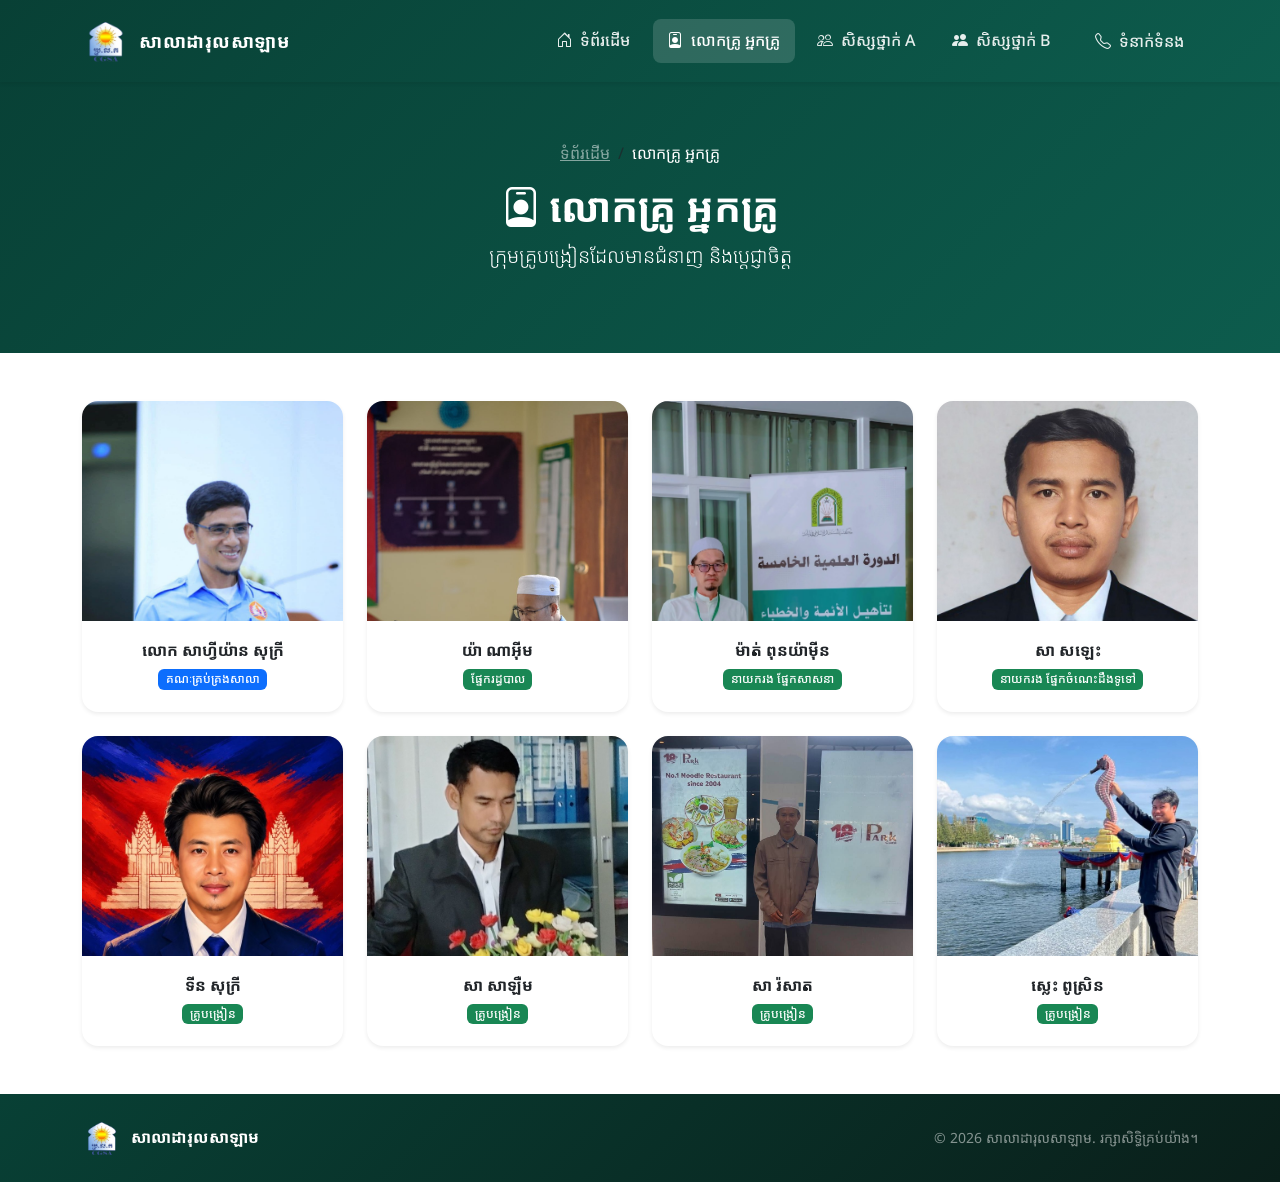
<file: teachers.html>
<!DOCTYPE html>
<html lang="km">

<head>
  <meta charset="UTF-8">
  <meta name="viewport" content="width=device-width, initial-scale=1.0">
  <title>លោកគ្រូ អ្នកគ្រូ | សាលាដារុលសាឡាម</title>
  <link href="https://cdn.jsdelivr.net/npm/bootstrap@5.3.3/dist/css/bootstrap.min.css" rel="stylesheet">
  <link href="https://cdn.jsdelivr.net/npm/bootstrap-icons@1.11.3/font/bootstrap-icons.min.css" rel="stylesheet">
  <link
    href="https://fonts.googleapis.com/css2?family=Noto+Sans+Khmer:wght@300;400;500;600;700&family=Poppins:wght@400;500;600;700&display=swap"
    rel="stylesheet">
  <link rel="stylesheet" href="css/style.css">
</head>

<body>
  <!-- Navbar -->
  <nav class="navbar navbar-expand-lg navbar-dark fixed-top shadow-sm" id="mainNav">
    <div class="container">
      <a class="navbar-brand d-flex align-items-center gap-2" href="index.html">
        <img src="images/Logo.png" alt="Logo" height="48" class="rounded-circle">
        <span class="fw-bold">សាលាដារុលសាឡាម</span>
      </a>
      <button class="navbar-toggler" type="button" data-bs-toggle="collapse" data-bs-target="#navbarNav">
        <span class="navbar-toggler-icon"></span>
      </button>
      <div class="collapse navbar-collapse" id="navbarNav">
        <ul class="navbar-nav ms-auto align-items-lg-center gap-lg-2">
          <li class="nav-item"><a class="nav-link" href="index.html"><i class="bi bi-house-door me-1"></i> ទំព័រដើម</a>
          </li>
          <li class="nav-item"><a class="nav-link active" href="teachers.html"><i class="bi bi-person-badge me-1"></i>
              លោកគ្រូ អ្នកគ្រូ</a></li>
          <li class="nav-item"><a class="nav-link" href="class-a.html"><i class="bi bi-people me-1"></i> សិស្សថ្នាក់
              A</a></li>
          <li class="nav-item"><a class="nav-link" href="class-b.html"><i class="bi bi-people-fill me-1"></i>
              សិស្សថ្នាក់ B</a></li>
          <li class="nav-item"><a class="nav-link btn btn-outline-light btn-sm px-3 ms-lg-2"
              href="index.html#contact"><i class="bi bi-telephone me-1"></i> ទំនាក់ទំនង</a></li>
        </ul>
      </div>
    </div>
  </nav>

  <!-- Page Header -->
  <header class="page-header">
    <div class="container">
      <nav aria-label="breadcrumb">
        <ol class="breadcrumb justify-content-center mb-3">
          <li class="breadcrumb-item"><a href="index.html" class="text-white-50">ទំព័រដើម</a></li>
          <li class="breadcrumb-item active text-white" aria-current="page">លោកគ្រូ អ្នកគ្រូ</li>
        </ol>
      </nav>
      <h1 class="fw-bold"><i class="bi bi-person-badge me-2"></i>លោកគ្រូ អ្នកគ្រូ</h1>
      <p class="lead opacity-90 mb-0">ក្រុមគ្រូបង្រៀនដែលមានជំនាញ និងប្តេជ្ញាចិត្ត</p>
    </div>
  </header>

  <!-- Teachers Grid -->
  <section class="py-5">
    <div class="container">
      <div class="row g-4" id="teachersGrid">
        <!-- Teachers will be rendered by JS or static cards -->

        <!-- manager school -->
        <div class="col-6 col-md-4 col-lg-3">
          <div class="person-card card shadow-sm h-100">
            <img src="images/manager.png" class="card-img-top" alt="Manager">
            <div class="card-body">
              <h5 class="card-title">លោក ​សាហ្វីយ៉ាន​ សុក្រី</h5>
              <span class="badge bg-primary">គណៈគ្រប់គ្រងសាលា</span>
            </div>
          </div>
        </div>

        <!-- Finance -->

        <div class="col-6 col-md-4 col-lg-3">
          <div class="person-card card shadow-sm h-100">
            <img src="./images/Ya Naeim.jpg" class="card-img-top" alt="Soleh">
            <div class="card-body">
              <h5 class="card-title">យ៉ា ណាអុីម</h5>
              <span class="badge bg-success">ផ្នែករដ្ធបាល</span>
            </div>
          </div>
        </div>

        <!-- Asistance manager 1 -->

        <div class="col-6 col-md-4 col-lg-3">
          <div class="person-card card shadow-sm h-100">
            <img src="images/Ponyamin.png" class="card-img-top" alt="Manager">
            <div class="card-body">
              <h5 class="card-title">ម៉ាត់ ពុនយ៉ាមុីន</h5>
              <span class="badge bg-success">នាយករង​ ផ្នែកសាសនា</span>
            </div>
          </div>
        </div>

        <!-- Asistance manager 2 -->

        <div class="col-6 col-md-4 col-lg-3">
          <div class="person-card card shadow-sm h-100">
            <img src="./images/Sa Soleh.jpg" class="card-img-top" alt="Saifulloh">
            <div class="card-body">
              <h5 class="card-title">សា​ សឡេះ</h5>
              <span class="badge bg-success">នាយករង​ ផ្នែកចំណេះដឹងទូទៅ</span>
            </div>
          </div>
        </div>

        <!-- teacher Tin Sokrey -->

        <div class="col-6 col-md-4 col-lg-3">
          <div class="person-card card shadow-sm h-100">
            <img src="images/Tin Sokrey Teacher.jpg" class="card-img-top" alt="Muslim Naseat">
            <div class="card-body">
              <h5 class="card-title">ទីន​ សុក្រី</h5>
              <span class="badge bg-success">គ្រូបង្រៀន</span>
            </div>
          </div>
        </div>

        <!-- Techer Sa Salim -->

        <div class="col-6 col-md-4 col-lg-3">
          <div class="person-card card shadow-sm h-100">
            <img src="./images/Sa Salim.jpg" class="card-img-top" alt="Soleh">
            <div class="card-body">
              <h5 class="card-title">សា​​ សាឡឺម</h5>
              <span class="badge bg-success">គ្រូបង្រៀន</span>
            </div>
          </div>
        </div>

        <!-- Teacher Sa Rosat -->

        <div class="col-6 col-md-4 col-lg-3">
          <div class="person-card card shadow-sm h-100">
            <img src="./images/Rosad.png" class="card-img-top" alt="Soleh">
            <div class="card-body">
              <h5 class="card-title">សា​​ រ៉សាត</h5>
              <span class="badge bg-success">គ្រូបង្រៀន</span>
            </div>
          </div>
        </div>

        <!-- Teacher Sleh Posarin -->

        <div class="col-6 col-md-4 col-lg-3">
          <div class="person-card card shadow-sm h-100">
            <img src="./images/Sleh Posarin.jpg" class="card-img-top" alt="Sleh Posarin">
            <div class="card-body">
              <h5 class="card-title">ស្លេះ ពូស្រិន</h5>
              <span class="badge bg-success">គ្រូបង្រៀន</span>
            </div>
          </div>
        </div>


      </div>
    </div>
  </section>

  <!-- Footer -->
  <footer class="footer-section py-4">
    <div class="container">
      <div class="row align-items-center">
        <div class="col-md-6 text-center text-md-start mb-3 mb-md-0">
          <div class="d-flex align-items-center justify-content-center justify-content-md-start gap-2">
            <img src="images/Logo.png" alt="Logo" height="40" class="rounded-circle">
            <span class="fw-bold text-white">សាលាដារុលសាឡាម</span>
          </div>
        </div>
        <div class="col-md-6 text-center text-md-end">
          <p class="mb-0 text-white-50 small">&copy; 2026 សាលាដារុលសាឡាម. រក្សាសិទ្ធិគ្រប់យ៉ាង។</p>
        </div>
      </div>
    </div>
  </footer>

  <button id="backToTop" class="btn btn-primary rounded-circle shadow" title="ត្រលប់ទៅលើ">
    <i class="bi bi-arrow-up"></i>
  </button>

  <script src="https://cdn.jsdelivr.net/npm/bootstrap@5.3.3/dist/js/bootstrap.bundle.min.js"></script>
  <script src="js/main.js"></script>
</body>

</html>
</file>
<file: css/style.css>
/* =========================
   Darul Salam School - Modern Theme
   Bootstrap 5 + Custom Styles
========================= */

:root {
  --primary: #0d5c4d;          /* Deep Islamic green */
  --primary-dark: #084035;
  --primary-light: #1a8a73;
  --accent: #c9a227;           /* Gold accent */
  --accent-light: #e8c547;
  --dark: #0a1f1a;
  --light-bg: #f7faf9;
  --text: #2c3e3a;
  --text-muted: #6b7c78;
  --shadow: 0 10px 30px rgba(13, 92, 77, 0.12);
  --radius: 1rem;
}

* {
  margin: 0;
  padding: 0;
  box-sizing: border-box;
}

body {
  font-family: 'Noto Sans Khmer', 'Poppins', system-ui, sans-serif;
  color: var(--text);
  background-color: #fff;
  line-height: 1.7;
  overflow-x: hidden;
}

h1, h2, h3, h4, h5, h6 {
  font-weight: 700;
  color: var(--dark);
}

a {
  transition: all 0.25s ease;
}

/* =========================
   Navbar
========================= */
#mainNav {
  background: linear-gradient(135deg, var(--primary-dark), var(--primary));
  padding: 0.75rem 0;
  transition: all 0.3s ease;
}

#mainNav.scrolled {
  padding: 0.5rem 0;
  box-shadow: 0 4px 20px rgba(0,0,0,0.15) !important;
}

.navbar-brand {
  font-size: 1.15rem;
  letter-spacing: 0.5px;
}

.navbar-nav .nav-link {
  font-weight: 500;
  padding: 0.5rem 0.9rem !important;
  border-radius: 0.5rem;
  color: rgba(255,255,255,0.9) !important;
}

.navbar-nav .nav-link:hover,
.navbar-nav .nav-link.active {
  background: rgba(255,255,255,0.15);
  color: #fff !important;
}

.navbar-nav .btn-outline-light {
  border-width: 1.5px;
}

/* =========================
   Hero
========================= */
.hero-section {
  min-height: 100vh;
  background: url('../images/Cover.jpg') center/cover no-repeat;
  position: relative;
  padding-top: 80px;
}

.hero-overlay {
  position: absolute;
  top: 0;
  left: 0;
  width: 100%;
  height: 100%;
  background: rgba(56, 77, 73, 0.5);
}

.hero-section .badge {
  font-size: 0.85rem;
  letter-spacing: 1px;
}

.hero-section .display-4 {
  text-shadow: 0 2px 10px rgba(0,0,0,0.3);
}

.btn-primary {
  background: var(--accent);
  border-color: var(--accent);
  color: var(--dark);
  font-weight: 600;
}

.btn-primary:hover {
  background: var(--accent-light);
  border-color: var(--accent-light);
  color: var(--dark);
  transform: translateY(-2px);
  box-shadow: 0 6px 20px rgba(201, 162, 39, 0.4);
}

.btn-outline-light:hover {
  background: #fff;
  color: var(--primary);
  transform: translateY(-2px);
}

/* =========================
   Sections
========================= */
.section-badge {
  display: inline-block;
  background: rgba(13, 92, 77, 0.1);
  color: var(--primary);
  font-size: 0.8rem;
  font-weight: 600;
  letter-spacing: 1.5px;
  text-transform: uppercase;
  padding: 0.4rem 1rem;
  border-radius: 50px;
}

.section-title {
  font-size: 2rem;
  position: relative;
}

.stat-card {
  background: var(--light-bg);
  border: 1px solid rgba(13, 92, 77, 0.08);
  transition: transform 0.3s ease, box-shadow 0.3s ease;
}

.stat-card:hover {
  transform: translateY(-5px);
  box-shadow: var(--shadow);
}

.about-image-wrapper {
  border: 6px solid #fff;
  box-shadow: var(--shadow);
}

/* =========================
   Activity Cards
========================= */
.activity-card {
  border-radius: var(--radius);
  overflow: hidden;
  transition: transform 0.3s ease, box-shadow 0.3s ease;
}

.activity-card:hover {
  transform: translateY(-8px);
  box-shadow: 0 15px 40px rgba(13, 92, 77, 0.18) !important;
}

.activity-card .card-img-top {
  height: 180px;
  object-fit: cover;
  transition: transform 0.5s ease;
}

.activity-card:hover .card-img-top {
  transform: scale(1.05);
}

/* =========================
   Info Cards
========================= */
.info-card {
  background: #fff;
  border: 1px solid rgba(13, 92, 77, 0.08);
  transition: all 0.3s ease;
}

.info-card:hover {
  border-color: var(--primary);
  box-shadow: var(--shadow);
  transform: translateY(-5px);
}

.icon-circle {
  width: 64px;
  height: 64px;
  background: linear-gradient(135deg, var(--primary), var(--primary-light));
  color: #fff;
  border-radius: 50%;
  display: flex;
  align-items: center;
  justify-content: center;
}

/* =========================
   Footer
========================= */
.footer-section {
  background: linear-gradient(135deg, var(--primary-dark), var(--dark));
}

/* =========================
   Back to Top
========================= */
#backToTop {
  position: fixed;
  bottom: 30px;
  right: 30px;
  width: 48px;
  height: 48px;
  display: none;
  z-index: 999;
  opacity: 0;
  transition: opacity 0.3s ease, transform 0.3s ease;
}

#backToTop.show {
  display: flex;
  align-items: center;
  justify-content: center;
  opacity: 1;
}

#backToTop:hover {
  transform: translateY(-3px);
}

/* =========================
   Teachers / Class pages
========================= */
.page-header {
  background: linear-gradient(135deg, var(--primary-dark), var(--primary));
  padding: 140px 0 80px;
  color: #fff;
  text-align: center;
}

.page-header h1 {
  color: #fff;
  font-size: 2.5rem;
}

.person-card {
  border: none;
  border-radius: var(--radius);
  overflow: hidden;
  transition: all 0.3s ease;
  background: #fff;
}

.person-card:hover {
  transform: translateY(-8px);
  box-shadow: 0 15px 40px rgba(13, 92, 77, 0.15);
}

.person-card .card-img-top {
  height: 220px;
  object-fit: cover;
  object-position: top;
}

.person-card .card-body {
  text-align: center;
  padding: 1.25rem;
}

.person-card .card-title {
  font-size: 1rem;
  margin-bottom: 0.25rem;
}

.person-card .badge {
  font-weight: 500;
  font-size: 0.75rem;
}

/* =========================
   Responsive
========================= */
@media (max-width: 991.98px) {
  .hero-section {
    min-height: 85vh;
    text-align: center !important;
  }
  .hero-section .display-4 {
    font-size: 2rem;
  }
  .navbar-nav {
    padding: 1rem 0;
  }
  .navbar-nav .nav-link {
    padding: 0.6rem 1rem !important;
  }
}

@media (max-width: 575.98px) {
  .section-title {
    font-size: 1.6rem;
  }
  .page-header h1 {
    font-size: 1.8rem;
  }
}
</file>
